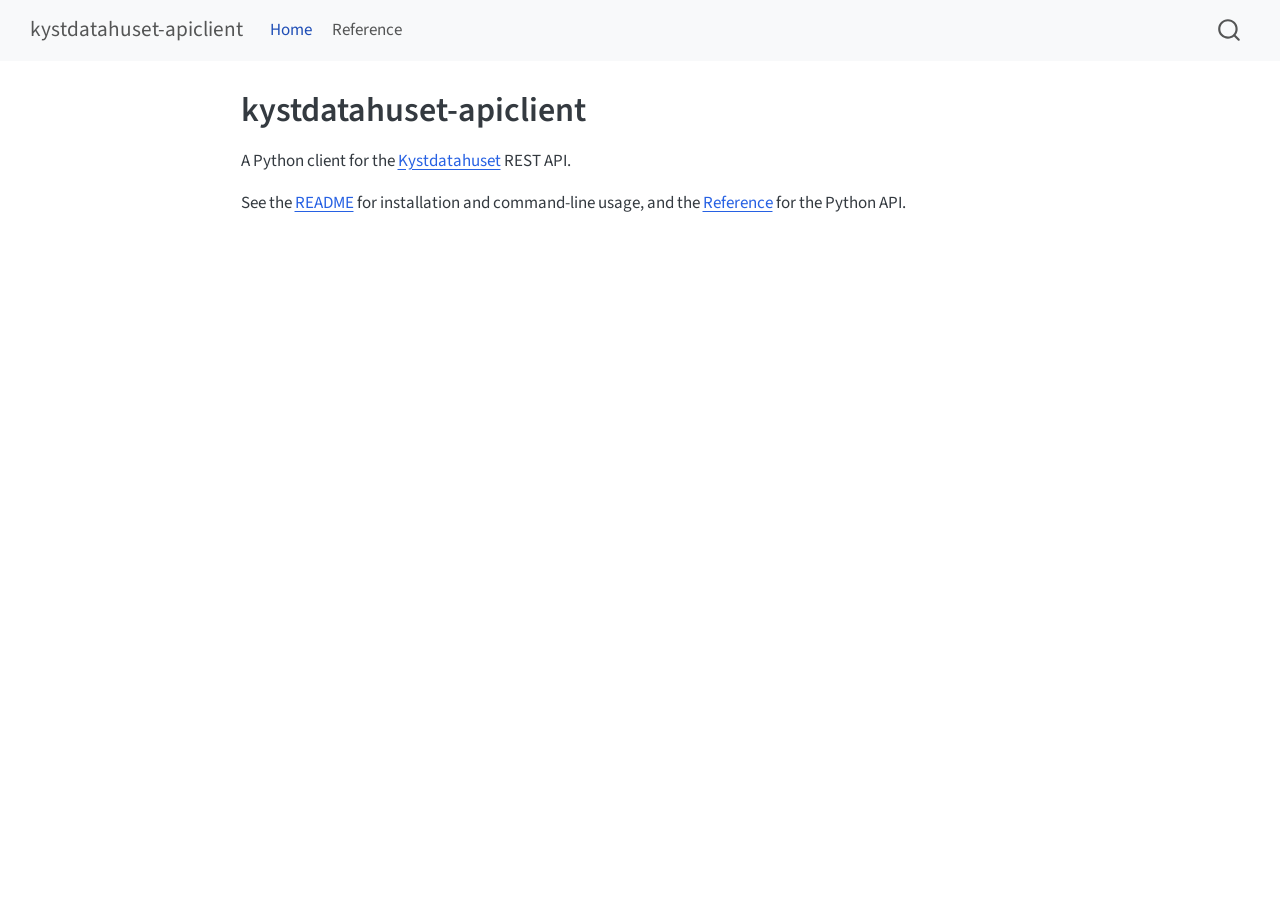
<file: index.html>
<!DOCTYPE html>
<html xmlns="http://www.w3.org/1999/xhtml" lang="en" xml:lang="en"><head>

<meta charset="utf-8">
<meta name="generator" content="quarto-1.10.19">

<meta name="viewport" content="width=device-width, initial-scale=1.0, user-scalable=yes">


<title>kystdatahuset-apiclient</title>
<style>
/* Default styles provided by pandoc.
** See https://pandoc.org/MANUAL.html#variables-for-html for config info.
*/
span.smallcaps{font-variant: small-caps;}
div.columns{display: flex; gap: 1.5em;}
div.column{flex: auto;}
@media screen {
div.columns{gap: min(4vw, 1.5em);}
div.column{overflow-x: auto;}
}
div.hanging-indent{margin-left: 1.5em; text-indent: -1.5em;}
ul.task-list{list-style: none;}
ul.task-list li input[type="checkbox"] {
  width: 0.8em;
  margin: 0 0.8em 0.2em -1em; /* quarto-specific, see https://github.com/quarto-dev/quarto-cli/issues/4556 */ 
  vertical-align: middle;
}
</style>


<script src="site_libs/quarto-nav/quarto-nav.js"></script>
<script src="site_libs/quarto-nav/headroom.min.js"></script>
<script src="site_libs/clipboard/clipboard.min.js"></script>
<script src="site_libs/quarto-search/autocomplete.umd.js"></script>
<script src="site_libs/quarto-search/fuse.min.js"></script>
<script src="site_libs/quarto-search/quarto-search.js"></script>
<meta name="quarto:offset" content="./">
<script src="site_libs/quarto-html/quarto.js" type="module"></script>
<script src="site_libs/quarto-html/tabsets/tabsets.js" type="module"></script>
<script src="site_libs/quarto-html/popper.min.js"></script>
<script src="site_libs/quarto-html/tippy.umd.min.js"></script>
<script src="site_libs/quarto-html/anchor.min.js"></script>
<link href="site_libs/quarto-html/tippy.css" rel="stylesheet">
<link href="site_libs/quarto-html/quarto-syntax-highlighting-bf27225e3a48a9273f3daa8f8e829971.css" rel="stylesheet" id="quarto-text-highlighting-styles">
<script src="site_libs/bootstrap/bootstrap.min.js"></script>
<link href="site_libs/bootstrap/bootstrap-icons.css" rel="stylesheet">
<link href="site_libs/bootstrap/bootstrap-55617497126496852ff9f5a59253c640.min.css" rel="stylesheet" append-hash="true" id="quarto-bootstrap" data-mode="light">
<script id="quarto-search-options" type="application/json">{
  "location": "navbar",
  "copy-button": false,
  "collapse-after": 3,
  "panel-placement": "end",
  "type": "overlay",
  "limit": 50,
  "keyboard-shortcut": [
    "f",
    "/",
    "s"
  ],
  "show-item-context": false,
  "language": {
    "search-no-results-text": "No results",
    "search-matching-documents-text": "matching documents",
    "search-copy-link-title": "Copy link to search",
    "search-hide-matches-text": "Hide additional matches",
    "search-more-match-text": "more match in this document",
    "search-more-matches-text": "more matches in this document",
    "search-clear-button-title": "Clear",
    "search-text-placeholder": "",
    "search-detached-cancel-button-title": "Cancel",
    "search-submit-button-title": "Submit",
    "search-label": "Search"
  }
}</script>


</head>

<body class="nav-fixed fullcontent quarto-light">

<div id="quarto-search-results"></div>
  <header id="quarto-header" class="headroom fixed-top">
    <nav class="navbar navbar-expand-lg " data-bs-theme="dark">
      <div class="navbar-container container-fluid">
      <div class="navbar-brand-container mx-auto">
    <a class="navbar-brand" href="./index.html">
    <span class="navbar-title">kystdatahuset-apiclient</span>
    </a>
  </div>
            <div id="quarto-search" class="" title="Search"></div>
          <button class="navbar-toggler" type="button" data-bs-toggle="collapse" data-bs-target="#navbarCollapse" aria-controls="navbarCollapse" role="menu" aria-expanded="false" aria-label="Toggle navigation" onclick="if (window.quartoToggleHeadroom) { window.quartoToggleHeadroom(); }">
  <span class="navbar-toggler-icon"></span>
</button>
          <div class="collapse navbar-collapse" id="navbarCollapse">
            <ul class="navbar-nav navbar-nav-scroll me-auto">
  <li class="nav-item">
    <a class="nav-link active" href="./index.html" aria-current="page"> 
<span class="menu-text">Home</span></a>
  </li>  
  <li class="nav-item">
    <a class="nav-link" href="./reference/index.html"> 
<span class="menu-text">Reference</span></a>
  </li>  
</ul>
          </div> <!-- /navcollapse -->
            <div class="quarto-navbar-tools">
</div>
      </div> <!-- /container-fluid -->
    </nav>
</header>
<!-- content -->
<div id="quarto-content" class="quarto-container page-columns page-rows-contents page-layout-article page-navbar">
<!-- sidebar -->
<!-- margin-sidebar -->
    
<!-- main -->
<main class="content" id="quarto-document-content">

<header id="title-block-header" class="quarto-title-block default">
<div class="quarto-title">
<h1 class="title">kystdatahuset-apiclient</h1>
</div>



<div class="quarto-title-meta">

    
  
    
  </div>
  


</header>


<p>A Python client for the <a href="https://kystdatahuset.no">Kystdatahuset</a> REST API.</p>
<p>See the <a href="https://github.com/ai4copsec/kystdatahuset-apiclient">README</a> for installation and command-line usage, and the <a href="./reference/index.html">Reference</a> for the Python API.</p>



</main> <!-- /main -->
<script id="quarto-html-after-body" type="application/javascript">
  window.document.addEventListener("DOMContentLoaded", function (event) {
    const icon = "";
    const anchorJS = new window.AnchorJS();
    anchorJS.options = {
      placement: 'right',
      icon: icon
    };
    anchorJS.add('.anchored');
    const isCodeAnnotation = (el) => {
      for (const clz of el.classList) {
        if (clz.startsWith('code-annotation-')) {                     
          return true;
        }
      }
      return false;
    }
    const onCopySuccess = function(e) {
      // button target
      const button = e.trigger;
      // don't keep focus
      button.blur();
      // flash "checked"
      button.classList.add('code-copy-button-checked');
      var currentTitle = button.getAttribute("title");
      button.setAttribute("title", "Copied!");
      let tooltip;
      if (window.bootstrap) {
        button.setAttribute("data-bs-toggle", "tooltip");
        button.setAttribute("data-bs-placement", "left");
        button.setAttribute("data-bs-title", "Copied!");
        tooltip = new bootstrap.Tooltip(button, 
          { trigger: "manual", 
            customClass: "code-copy-button-tooltip",
            offset: [0, -8]});
        tooltip.show();    
      }
      setTimeout(function() {
        if (tooltip) {
          tooltip.hide();
          button.removeAttribute("data-bs-title");
          button.removeAttribute("data-bs-toggle");
          button.removeAttribute("data-bs-placement");
        }
        button.setAttribute("title", currentTitle);
        button.classList.remove('code-copy-button-checked');
      }, 1000);
      // clear code selection
      e.clearSelection();
    }
    const getTextToCopy = function(trigger) {
      const outerScaffold = trigger.parentElement.cloneNode(true);
      const codeEl = outerScaffold.querySelector('code');
      for (const childEl of codeEl.children) {
        if (isCodeAnnotation(childEl)) {
          childEl.remove();
        }
      }
      return codeEl.innerText;
    }
    const clipboard = new window.ClipboardJS('.code-copy-button:not([data-in-quarto-modal])', {
      text: getTextToCopy
    });
    clipboard.on('success', onCopySuccess);
    if (window.document.getElementById('quarto-embedded-source-code-modal')) {
      const clipboardModal = new window.ClipboardJS('.code-copy-button[data-in-quarto-modal]', {
        text: getTextToCopy,
        container: window.document.getElementById('quarto-embedded-source-code-modal')
      });
      clipboardModal.on('success', onCopySuccess);
    }
      var localhostRegex = new RegExp(/^(?:http|https):\/\/localhost\:?[0-9]*\//);
      var mailtoRegex = new RegExp(/^mailto:/);
        var filterRegex = new RegExp("https:\/\/ai4copsec\.github\.io\/kystdatahuset-apiclient\/");
      var isInternal = (href) => {
          return filterRegex.test(href) || localhostRegex.test(href) || mailtoRegex.test(href);
      }
      // Inspect non-navigation links and adorn them if external
     var links = window.document.querySelectorAll('a[href]:not(.nav-link):not(.navbar-brand):not(.toc-action):not(.sidebar-link):not(.sidebar-item-toggle):not(.pagination-link):not(.no-external):not([aria-hidden]):not(.dropdown-item):not(.quarto-navigation-tool):not(.about-link)');
      for (var i=0; i<links.length; i++) {
        const link = links[i];
        if (!isInternal(link.href)) {
          // undo the damage that might have been done by quarto-nav.js in the case of
          // links that we want to consider external
          if (link.dataset.originalHref !== undefined) {
            link.href = link.dataset.originalHref;
          }
        }
      }
    function tippyHover(el, contentFn, onTriggerFn, onUntriggerFn) {
      const config = {
        allowHTML: true,
        maxWidth: 500,
        delay: 100,
        arrow: false,
        appendTo: function(el) {
            return el.parentElement;
        },
        interactive: true,
        interactiveBorder: 10,
        theme: 'quarto',
        placement: 'bottom-start',
      };
      if (contentFn) {
        config.content = contentFn;
      }
      if (onTriggerFn) {
        config.onTrigger = onTriggerFn;
      }
      if (onUntriggerFn) {
        config.onUntrigger = onUntriggerFn;
      }
      window.tippy(el, config); 
    }
    const noterefs = window.document.querySelectorAll('a[role="doc-noteref"]');
    for (var i=0; i<noterefs.length; i++) {
      const ref = noterefs[i];
      tippyHover(ref, function() {
        // use id or data attribute instead here
        let href = ref.getAttribute('data-footnote-href') || ref.getAttribute('href');
        try { href = new URL(href).hash; } catch {}
        const id = href.replace(/^#\/?/, "");
        const note = window.document.getElementById(id);
        if (note) {
          return note.innerHTML;
        } else {
          return "";
        }
      });
    }
    const xrefs = window.document.querySelectorAll('a.quarto-xref');
    const processXRef = (id, note) => {
      // Strip column container classes
      const stripColumnClz = (el) => {
        el.classList.remove("page-full", "page-columns");
        if (el.children) {
          for (const child of el.children) {
            stripColumnClz(child);
          }
        }
      }
      stripColumnClz(note)
      if (id === null || id.startsWith('sec-')) {
        // Special case sections, only their first couple elements
        const container = document.createElement("div");
        if (note.children && note.children.length > 2) {
          container.appendChild(note.children[0].cloneNode(true));
          for (let i = 1; i < note.children.length; i++) {
            const child = note.children[i];
            if (child.tagName === "P" && child.innerText === "") {
              continue;
            } else {
              container.appendChild(child.cloneNode(true));
              break;
            }
          }
          if (window.Quarto?.typesetMath) {
            window.Quarto.typesetMath(container);
          }
          return container.innerHTML
        } else {
          if (window.Quarto?.typesetMath) {
            window.Quarto.typesetMath(note);
          }
          return note.innerHTML;
        }
      } else {
        // Remove any anchor links if they are present
        const anchorLink = note.querySelector('a.anchorjs-link');
        if (anchorLink) {
          anchorLink.remove();
        }
        if (window.Quarto?.typesetMath) {
          window.Quarto.typesetMath(note);
        }
        if (note.classList.contains("callout")) {
          return note.outerHTML;
        } else {
          return note.innerHTML;
        }
      }
    }
    for (var i=0; i<xrefs.length; i++) {
      const xref = xrefs[i];
      tippyHover(xref, undefined, function(instance) {
        instance.disable();
        let url = xref.getAttribute('href');
        let hash = undefined; 
        if (url.startsWith('#')) {
          hash = url;
        } else {
          try { hash = new URL(url).hash; } catch {}
        }
        if (hash) {
          const id = hash.replace(/^#\/?/, "");
          const note = window.document.getElementById(id);
          if (note !== null) {
            try {
              const html = processXRef(id, note.cloneNode(true));
              instance.setContent(html);
            } finally {
              instance.enable();
              instance.show();
            }
          } else {
            // See if we can fetch this
            fetch(url.split('#')[0])
            .then(res => res.text())
            .then(html => {
              const parser = new DOMParser();
              const htmlDoc = parser.parseFromString(html, "text/html");
              const note = htmlDoc.getElementById(id);
              if (note !== null) {
                const html = processXRef(id, note);
                instance.setContent(html);
              } 
            }).finally(() => {
              instance.enable();
              instance.show();
            });
          }
        } else {
          // See if we can fetch a full url (with no hash to target)
          // This is a special case and we should probably do some content thinning / targeting
          fetch(url)
          .then(res => res.text())
          .then(html => {
            const parser = new DOMParser();
            const htmlDoc = parser.parseFromString(html, "text/html");
            const note = htmlDoc.querySelector('main.content');
            if (note !== null) {
              // This should only happen for chapter cross references
              // (since there is no id in the URL)
              // remove the first header
              if (note.children.length > 0 && note.children[0].tagName === "HEADER") {
                note.children[0].remove();
              }
              const html = processXRef(null, note);
              instance.setContent(html);
            } 
          }).finally(() => {
            instance.enable();
            instance.show();
          });
        }
      }, function(instance) {
      });
    }
        let selectedAnnoteEl;
        const selectorForAnnotation = ( cell, annotation) => {
          let cellAttr = 'data-code-cell="' + cell + '"';
          let lineAttr = 'data-code-annotation="' +  annotation + '"';
          const selector = 'span[' + cellAttr + '][' + lineAttr + ']';
          return selector;
        }
        const selectCodeLines = (annoteEl) => {
          const doc = window.document;
          const targetCell = annoteEl.getAttribute("data-target-cell");
          const targetAnnotation = annoteEl.getAttribute("data-target-annotation");
          const annoteSpan = window.document.querySelector(selectorForAnnotation(targetCell, targetAnnotation));
          const lines = annoteSpan.getAttribute("data-code-lines").split(",");
          const lineIds = lines.map((line) => {
            return targetCell + "-" + line;
          })
          let top = null;
          let height = null;
          let parent = null;
          if (lineIds.length > 0) {
              //compute the position of the single el (top and bottom and make a div)
              const el = window.document.getElementById(lineIds[0]);
              top = el.offsetTop;
              height = el.offsetHeight;
              parent = el.parentElement.parentElement;
            if (lineIds.length > 1) {
              const lastEl = window.document.getElementById(lineIds[lineIds.length - 1]);
              const bottom = lastEl.offsetTop + lastEl.offsetHeight;
              height = bottom - top;
            }
            if (top !== null && height !== null && parent !== null) {
              // cook up a div (if necessary) and position it 
              let div = window.document.getElementById("code-annotation-line-highlight");
              if (div === null) {
                div = window.document.createElement("div");
                div.setAttribute("id", "code-annotation-line-highlight");
                div.style.position = 'absolute';
                parent.appendChild(div);
              }
              div.style.top = top - 2 + "px";
              div.style.height = height + 4 + "px";
              div.style.left = 0;
              let gutterDiv = window.document.getElementById("code-annotation-line-highlight-gutter");
              if (gutterDiv === null) {
                gutterDiv = window.document.createElement("div");
                gutterDiv.setAttribute("id", "code-annotation-line-highlight-gutter");
                gutterDiv.style.position = 'absolute';
                const codeCell = window.document.getElementById(targetCell);
                const gutter = codeCell.querySelector('.code-annotation-gutter');
                gutter.appendChild(gutterDiv);
              }
              gutterDiv.style.top = top - 2 + "px";
              gutterDiv.style.height = height + 4 + "px";
            }
            selectedAnnoteEl = annoteEl;
          }
        };
        const unselectCodeLines = () => {
          const elementsIds = ["code-annotation-line-highlight", "code-annotation-line-highlight-gutter"];
          elementsIds.forEach((elId) => {
            const div = window.document.getElementById(elId);
            if (div) {
              div.remove();
            }
          });
          selectedAnnoteEl = undefined;
        };
          // Handle positioning of the toggle
      window.addEventListener(
        "resize",
        throttle(() => {
          elRect = undefined;
          if (selectedAnnoteEl) {
            selectCodeLines(selectedAnnoteEl);
          }
        }, 10)
      );
      function throttle(fn, ms) {
      let throttle = false;
      let timer;
        return (...args) => {
          if(!throttle) { // first call gets through
              fn.apply(this, args);
              throttle = true;
          } else { // all the others get throttled
              if(timer) clearTimeout(timer); // cancel #2
              timer = setTimeout(() => {
                fn.apply(this, args);
                timer = throttle = false;
              }, ms);
          }
        };
      }
        // Attach click handler to the DT
        const annoteDls = window.document.querySelectorAll('dt[data-target-cell]');
        for (const annoteDlNode of annoteDls) {
          annoteDlNode.addEventListener('click', (event) => {
            const clickedEl = event.target;
            if (clickedEl !== selectedAnnoteEl) {
              unselectCodeLines();
              const activeEl = window.document.querySelector('dt[data-target-cell].code-annotation-active');
              if (activeEl) {
                activeEl.classList.remove('code-annotation-active');
              }
              selectCodeLines(clickedEl);
              clickedEl.classList.add('code-annotation-active');
            } else {
              // Unselect the line
              unselectCodeLines();
              clickedEl.classList.remove('code-annotation-active');
            }
          });
        }
    const findCites = (el) => {
      const parentEl = el.parentElement;
      if (parentEl) {
        const cites = parentEl.dataset.cites;
        if (cites) {
          return {
            el,
            cites: cites.split(' ')
          };
        } else {
          return findCites(el.parentElement)
        }
      } else {
        return undefined;
      }
    };
    var bibliorefs = window.document.querySelectorAll('a[role="doc-biblioref"]');
    for (var i=0; i<bibliorefs.length; i++) {
      const ref = bibliorefs[i];
      const citeInfo = findCites(ref);
      if (citeInfo) {
        tippyHover(citeInfo.el, function() {
          var popup = window.document.createElement('div');
          citeInfo.cites.forEach(function(cite) {
            var citeDiv = window.document.createElement('div');
            citeDiv.classList.add('hanging-indent');
            citeDiv.classList.add('csl-entry');
            var biblioDiv = window.document.getElementById('ref-' + cite);
            if (biblioDiv) {
              citeDiv.innerHTML = biblioDiv.innerHTML;
            }
            popup.appendChild(citeDiv);
          });
          return popup.innerHTML;
        });
      }
    }
  });
  </script>
</div> <!-- /content -->




</body></html>
</file>
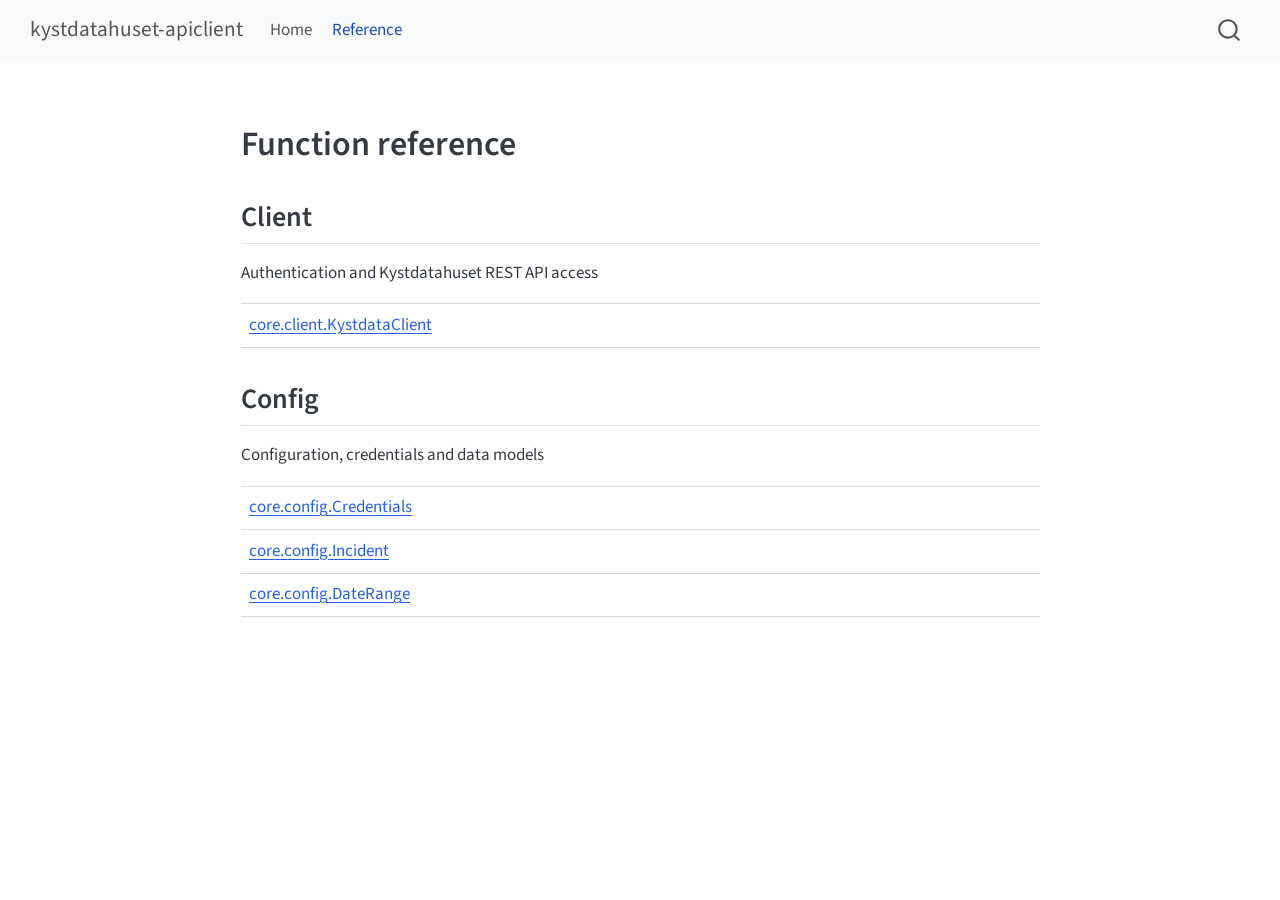
<file: reference/index.html>
<!DOCTYPE html>
<html xmlns="http://www.w3.org/1999/xhtml" lang="en" xml:lang="en"><head>

<meta charset="utf-8">
<meta name="generator" content="quarto-1.10.19">

<meta name="viewport" content="width=device-width, initial-scale=1.0, user-scalable=yes">


<title>index – kystdatahuset-apiclient</title>
<style>
/* Default styles provided by pandoc.
** See https://pandoc.org/MANUAL.html#variables-for-html for config info.
*/
span.smallcaps{font-variant: small-caps;}
div.columns{display: flex; gap: 1.5em;}
div.column{flex: auto;}
@media screen {
div.columns{gap: min(4vw, 1.5em);}
div.column{overflow-x: auto;}
}
div.hanging-indent{margin-left: 1.5em; text-indent: -1.5em;}
ul.task-list{list-style: none;}
ul.task-list li input[type="checkbox"] {
  width: 0.8em;
  margin: 0 0.8em 0.2em -1em; /* quarto-specific, see https://github.com/quarto-dev/quarto-cli/issues/4556 */ 
  vertical-align: middle;
}
</style>


<script src="../site_libs/quarto-nav/quarto-nav.js"></script>
<script src="../site_libs/quarto-nav/headroom.min.js"></script>
<script src="../site_libs/clipboard/clipboard.min.js"></script>
<script src="../site_libs/quarto-search/autocomplete.umd.js"></script>
<script src="../site_libs/quarto-search/fuse.min.js"></script>
<script src="../site_libs/quarto-search/quarto-search.js"></script>
<meta name="quarto:offset" content="../">
<script src="../site_libs/quarto-html/quarto.js" type="module"></script>
<script src="../site_libs/quarto-html/tabsets/tabsets.js" type="module"></script>
<script src="../site_libs/quarto-html/popper.min.js"></script>
<script src="../site_libs/quarto-html/tippy.umd.min.js"></script>
<script src="../site_libs/quarto-html/anchor.min.js"></script>
<link href="../site_libs/quarto-html/tippy.css" rel="stylesheet">
<link href="../site_libs/quarto-html/quarto-syntax-highlighting-bf27225e3a48a9273f3daa8f8e829971.css" rel="stylesheet" id="quarto-text-highlighting-styles">
<script src="../site_libs/bootstrap/bootstrap.min.js"></script>
<link href="../site_libs/bootstrap/bootstrap-icons.css" rel="stylesheet">
<link href="../site_libs/bootstrap/bootstrap-55617497126496852ff9f5a59253c640.min.css" rel="stylesheet" append-hash="true" id="quarto-bootstrap" data-mode="light">
<script id="quarto-search-options" type="application/json">{
  "location": "navbar",
  "copy-button": false,
  "collapse-after": 3,
  "panel-placement": "end",
  "type": "overlay",
  "limit": 50,
  "keyboard-shortcut": [
    "f",
    "/",
    "s"
  ],
  "show-item-context": false,
  "language": {
    "search-no-results-text": "No results",
    "search-matching-documents-text": "matching documents",
    "search-copy-link-title": "Copy link to search",
    "search-hide-matches-text": "Hide additional matches",
    "search-more-match-text": "more match in this document",
    "search-more-matches-text": "more matches in this document",
    "search-clear-button-title": "Clear",
    "search-text-placeholder": "",
    "search-detached-cancel-button-title": "Cancel",
    "search-submit-button-title": "Submit",
    "search-label": "Search"
  }
}</script>


</head>

<body class="nav-fixed fullcontent quarto-light">

<div id="quarto-search-results"></div>
  <header id="quarto-header" class="headroom fixed-top">
    <nav class="navbar navbar-expand-lg " data-bs-theme="dark">
      <div class="navbar-container container-fluid">
      <div class="navbar-brand-container mx-auto">
    <a class="navbar-brand" href="../index.html">
    <span class="navbar-title">kystdatahuset-apiclient</span>
    </a>
  </div>
            <div id="quarto-search" class="" title="Search"></div>
          <button class="navbar-toggler" type="button" data-bs-toggle="collapse" data-bs-target="#navbarCollapse" aria-controls="navbarCollapse" role="menu" aria-expanded="false" aria-label="Toggle navigation" onclick="if (window.quartoToggleHeadroom) { window.quartoToggleHeadroom(); }">
  <span class="navbar-toggler-icon"></span>
</button>
          <div class="collapse navbar-collapse" id="navbarCollapse">
            <ul class="navbar-nav navbar-nav-scroll me-auto">
  <li class="nav-item">
    <a class="nav-link" href="../index.html"> 
<span class="menu-text">Home</span></a>
  </li>  
  <li class="nav-item">
    <a class="nav-link active" href="../reference/index.html" aria-current="page"> 
<span class="menu-text">Reference</span></a>
  </li>  
</ul>
          </div> <!-- /navcollapse -->
            <div class="quarto-navbar-tools">
</div>
      </div> <!-- /container-fluid -->
    </nav>
</header>
<!-- content -->
<div id="quarto-content" class="quarto-container page-columns page-rows-contents page-layout-article page-navbar">
<!-- sidebar -->
<!-- margin-sidebar -->
    
<!-- main -->
<main class="content" id="quarto-document-content"><header id="title-block-header" class="quarto-title-block"></header>




<section id="function-reference" class="level1 doc doc-index">
<h1 class="doc doc-index">Function reference</h1>
<section id="client" class="level2">
<h2 class="anchored" data-anchor-id="client">Client</h2>
<p>Authentication and Kystdatahuset REST API access</p>
<table class="caption-top table">
<tbody>
<tr class="odd">
<td><a href="../reference/core.client.KystdataClient.html#kystdata.core.client.KystdataClient">core.client.KystdataClient</a></td>
<td></td>
</tr>
</tbody>
</table>
</section>
<section id="config" class="level2">
<h2 class="anchored" data-anchor-id="config">Config</h2>
<p>Configuration, credentials and data models</p>
<table class="caption-top table">
<tbody>
<tr class="odd">
<td><a href="../reference/core.config.Credentials.html#kystdata.core.config.Credentials">core.config.Credentials</a></td>
<td></td>
</tr>
<tr class="even">
<td><a href="../reference/core.config.Incident.html#kystdata.core.config.Incident">core.config.Incident</a></td>
<td></td>
</tr>
<tr class="odd">
<td><a href="../reference/core.config.DateRange.html#kystdata.core.config.DateRange">core.config.DateRange</a></td>
<td></td>
</tr>
</tbody>
</table>


</section>
</section>

</main> <!-- /main -->
<script id="quarto-html-after-body" type="application/javascript">
  window.document.addEventListener("DOMContentLoaded", function (event) {
    const icon = "";
    const anchorJS = new window.AnchorJS();
    anchorJS.options = {
      placement: 'right',
      icon: icon
    };
    anchorJS.add('.anchored');
    const isCodeAnnotation = (el) => {
      for (const clz of el.classList) {
        if (clz.startsWith('code-annotation-')) {                     
          return true;
        }
      }
      return false;
    }
    const onCopySuccess = function(e) {
      // button target
      const button = e.trigger;
      // don't keep focus
      button.blur();
      // flash "checked"
      button.classList.add('code-copy-button-checked');
      var currentTitle = button.getAttribute("title");
      button.setAttribute("title", "Copied!");
      let tooltip;
      if (window.bootstrap) {
        button.setAttribute("data-bs-toggle", "tooltip");
        button.setAttribute("data-bs-placement", "left");
        button.setAttribute("data-bs-title", "Copied!");
        tooltip = new bootstrap.Tooltip(button, 
          { trigger: "manual", 
            customClass: "code-copy-button-tooltip",
            offset: [0, -8]});
        tooltip.show();    
      }
      setTimeout(function() {
        if (tooltip) {
          tooltip.hide();
          button.removeAttribute("data-bs-title");
          button.removeAttribute("data-bs-toggle");
          button.removeAttribute("data-bs-placement");
        }
        button.setAttribute("title", currentTitle);
        button.classList.remove('code-copy-button-checked');
      }, 1000);
      // clear code selection
      e.clearSelection();
    }
    const getTextToCopy = function(trigger) {
      const outerScaffold = trigger.parentElement.cloneNode(true);
      const codeEl = outerScaffold.querySelector('code');
      for (const childEl of codeEl.children) {
        if (isCodeAnnotation(childEl)) {
          childEl.remove();
        }
      }
      return codeEl.innerText;
    }
    const clipboard = new window.ClipboardJS('.code-copy-button:not([data-in-quarto-modal])', {
      text: getTextToCopy
    });
    clipboard.on('success', onCopySuccess);
    if (window.document.getElementById('quarto-embedded-source-code-modal')) {
      const clipboardModal = new window.ClipboardJS('.code-copy-button[data-in-quarto-modal]', {
        text: getTextToCopy,
        container: window.document.getElementById('quarto-embedded-source-code-modal')
      });
      clipboardModal.on('success', onCopySuccess);
    }
      var localhostRegex = new RegExp(/^(?:http|https):\/\/localhost\:?[0-9]*\//);
      var mailtoRegex = new RegExp(/^mailto:/);
        var filterRegex = new RegExp("https:\/\/ai4copsec\.github\.io\/kystdatahuset-apiclient\/");
      var isInternal = (href) => {
          return filterRegex.test(href) || localhostRegex.test(href) || mailtoRegex.test(href);
      }
      // Inspect non-navigation links and adorn them if external
     var links = window.document.querySelectorAll('a[href]:not(.nav-link):not(.navbar-brand):not(.toc-action):not(.sidebar-link):not(.sidebar-item-toggle):not(.pagination-link):not(.no-external):not([aria-hidden]):not(.dropdown-item):not(.quarto-navigation-tool):not(.about-link)');
      for (var i=0; i<links.length; i++) {
        const link = links[i];
        if (!isInternal(link.href)) {
          // undo the damage that might have been done by quarto-nav.js in the case of
          // links that we want to consider external
          if (link.dataset.originalHref !== undefined) {
            link.href = link.dataset.originalHref;
          }
        }
      }
    function tippyHover(el, contentFn, onTriggerFn, onUntriggerFn) {
      const config = {
        allowHTML: true,
        maxWidth: 500,
        delay: 100,
        arrow: false,
        appendTo: function(el) {
            return el.parentElement;
        },
        interactive: true,
        interactiveBorder: 10,
        theme: 'quarto',
        placement: 'bottom-start',
      };
      if (contentFn) {
        config.content = contentFn;
      }
      if (onTriggerFn) {
        config.onTrigger = onTriggerFn;
      }
      if (onUntriggerFn) {
        config.onUntrigger = onUntriggerFn;
      }
      window.tippy(el, config); 
    }
    const noterefs = window.document.querySelectorAll('a[role="doc-noteref"]');
    for (var i=0; i<noterefs.length; i++) {
      const ref = noterefs[i];
      tippyHover(ref, function() {
        // use id or data attribute instead here
        let href = ref.getAttribute('data-footnote-href') || ref.getAttribute('href');
        try { href = new URL(href).hash; } catch {}
        const id = href.replace(/^#\/?/, "");
        const note = window.document.getElementById(id);
        if (note) {
          return note.innerHTML;
        } else {
          return "";
        }
      });
    }
    const xrefs = window.document.querySelectorAll('a.quarto-xref');
    const processXRef = (id, note) => {
      // Strip column container classes
      const stripColumnClz = (el) => {
        el.classList.remove("page-full", "page-columns");
        if (el.children) {
          for (const child of el.children) {
            stripColumnClz(child);
          }
        }
      }
      stripColumnClz(note)
      if (id === null || id.startsWith('sec-')) {
        // Special case sections, only their first couple elements
        const container = document.createElement("div");
        if (note.children && note.children.length > 2) {
          container.appendChild(note.children[0].cloneNode(true));
          for (let i = 1; i < note.children.length; i++) {
            const child = note.children[i];
            if (child.tagName === "P" && child.innerText === "") {
              continue;
            } else {
              container.appendChild(child.cloneNode(true));
              break;
            }
          }
          if (window.Quarto?.typesetMath) {
            window.Quarto.typesetMath(container);
          }
          return container.innerHTML
        } else {
          if (window.Quarto?.typesetMath) {
            window.Quarto.typesetMath(note);
          }
          return note.innerHTML;
        }
      } else {
        // Remove any anchor links if they are present
        const anchorLink = note.querySelector('a.anchorjs-link');
        if (anchorLink) {
          anchorLink.remove();
        }
        if (window.Quarto?.typesetMath) {
          window.Quarto.typesetMath(note);
        }
        if (note.classList.contains("callout")) {
          return note.outerHTML;
        } else {
          return note.innerHTML;
        }
      }
    }
    for (var i=0; i<xrefs.length; i++) {
      const xref = xrefs[i];
      tippyHover(xref, undefined, function(instance) {
        instance.disable();
        let url = xref.getAttribute('href');
        let hash = undefined; 
        if (url.startsWith('#')) {
          hash = url;
        } else {
          try { hash = new URL(url).hash; } catch {}
        }
        if (hash) {
          const id = hash.replace(/^#\/?/, "");
          const note = window.document.getElementById(id);
          if (note !== null) {
            try {
              const html = processXRef(id, note.cloneNode(true));
              instance.setContent(html);
            } finally {
              instance.enable();
              instance.show();
            }
          } else {
            // See if we can fetch this
            fetch(url.split('#')[0])
            .then(res => res.text())
            .then(html => {
              const parser = new DOMParser();
              const htmlDoc = parser.parseFromString(html, "text/html");
              const note = htmlDoc.getElementById(id);
              if (note !== null) {
                const html = processXRef(id, note);
                instance.setContent(html);
              } 
            }).finally(() => {
              instance.enable();
              instance.show();
            });
          }
        } else {
          // See if we can fetch a full url (with no hash to target)
          // This is a special case and we should probably do some content thinning / targeting
          fetch(url)
          .then(res => res.text())
          .then(html => {
            const parser = new DOMParser();
            const htmlDoc = parser.parseFromString(html, "text/html");
            const note = htmlDoc.querySelector('main.content');
            if (note !== null) {
              // This should only happen for chapter cross references
              // (since there is no id in the URL)
              // remove the first header
              if (note.children.length > 0 && note.children[0].tagName === "HEADER") {
                note.children[0].remove();
              }
              const html = processXRef(null, note);
              instance.setContent(html);
            } 
          }).finally(() => {
            instance.enable();
            instance.show();
          });
        }
      }, function(instance) {
      });
    }
        let selectedAnnoteEl;
        const selectorForAnnotation = ( cell, annotation) => {
          let cellAttr = 'data-code-cell="' + cell + '"';
          let lineAttr = 'data-code-annotation="' +  annotation + '"';
          const selector = 'span[' + cellAttr + '][' + lineAttr + ']';
          return selector;
        }
        const selectCodeLines = (annoteEl) => {
          const doc = window.document;
          const targetCell = annoteEl.getAttribute("data-target-cell");
          const targetAnnotation = annoteEl.getAttribute("data-target-annotation");
          const annoteSpan = window.document.querySelector(selectorForAnnotation(targetCell, targetAnnotation));
          const lines = annoteSpan.getAttribute("data-code-lines").split(",");
          const lineIds = lines.map((line) => {
            return targetCell + "-" + line;
          })
          let top = null;
          let height = null;
          let parent = null;
          if (lineIds.length > 0) {
              //compute the position of the single el (top and bottom and make a div)
              const el = window.document.getElementById(lineIds[0]);
              top = el.offsetTop;
              height = el.offsetHeight;
              parent = el.parentElement.parentElement;
            if (lineIds.length > 1) {
              const lastEl = window.document.getElementById(lineIds[lineIds.length - 1]);
              const bottom = lastEl.offsetTop + lastEl.offsetHeight;
              height = bottom - top;
            }
            if (top !== null && height !== null && parent !== null) {
              // cook up a div (if necessary) and position it 
              let div = window.document.getElementById("code-annotation-line-highlight");
              if (div === null) {
                div = window.document.createElement("div");
                div.setAttribute("id", "code-annotation-line-highlight");
                div.style.position = 'absolute';
                parent.appendChild(div);
              }
              div.style.top = top - 2 + "px";
              div.style.height = height + 4 + "px";
              div.style.left = 0;
              let gutterDiv = window.document.getElementById("code-annotation-line-highlight-gutter");
              if (gutterDiv === null) {
                gutterDiv = window.document.createElement("div");
                gutterDiv.setAttribute("id", "code-annotation-line-highlight-gutter");
                gutterDiv.style.position = 'absolute';
                const codeCell = window.document.getElementById(targetCell);
                const gutter = codeCell.querySelector('.code-annotation-gutter');
                gutter.appendChild(gutterDiv);
              }
              gutterDiv.style.top = top - 2 + "px";
              gutterDiv.style.height = height + 4 + "px";
            }
            selectedAnnoteEl = annoteEl;
          }
        };
        const unselectCodeLines = () => {
          const elementsIds = ["code-annotation-line-highlight", "code-annotation-line-highlight-gutter"];
          elementsIds.forEach((elId) => {
            const div = window.document.getElementById(elId);
            if (div) {
              div.remove();
            }
          });
          selectedAnnoteEl = undefined;
        };
          // Handle positioning of the toggle
      window.addEventListener(
        "resize",
        throttle(() => {
          elRect = undefined;
          if (selectedAnnoteEl) {
            selectCodeLines(selectedAnnoteEl);
          }
        }, 10)
      );
      function throttle(fn, ms) {
      let throttle = false;
      let timer;
        return (...args) => {
          if(!throttle) { // first call gets through
              fn.apply(this, args);
              throttle = true;
          } else { // all the others get throttled
              if(timer) clearTimeout(timer); // cancel #2
              timer = setTimeout(() => {
                fn.apply(this, args);
                timer = throttle = false;
              }, ms);
          }
        };
      }
        // Attach click handler to the DT
        const annoteDls = window.document.querySelectorAll('dt[data-target-cell]');
        for (const annoteDlNode of annoteDls) {
          annoteDlNode.addEventListener('click', (event) => {
            const clickedEl = event.target;
            if (clickedEl !== selectedAnnoteEl) {
              unselectCodeLines();
              const activeEl = window.document.querySelector('dt[data-target-cell].code-annotation-active');
              if (activeEl) {
                activeEl.classList.remove('code-annotation-active');
              }
              selectCodeLines(clickedEl);
              clickedEl.classList.add('code-annotation-active');
            } else {
              // Unselect the line
              unselectCodeLines();
              clickedEl.classList.remove('code-annotation-active');
            }
          });
        }
    const findCites = (el) => {
      const parentEl = el.parentElement;
      if (parentEl) {
        const cites = parentEl.dataset.cites;
        if (cites) {
          return {
            el,
            cites: cites.split(' ')
          };
        } else {
          return findCites(el.parentElement)
        }
      } else {
        return undefined;
      }
    };
    var bibliorefs = window.document.querySelectorAll('a[role="doc-biblioref"]');
    for (var i=0; i<bibliorefs.length; i++) {
      const ref = bibliorefs[i];
      const citeInfo = findCites(ref);
      if (citeInfo) {
        tippyHover(citeInfo.el, function() {
          var popup = window.document.createElement('div');
          citeInfo.cites.forEach(function(cite) {
            var citeDiv = window.document.createElement('div');
            citeDiv.classList.add('hanging-indent');
            citeDiv.classList.add('csl-entry');
            var biblioDiv = window.document.getElementById('ref-' + cite);
            if (biblioDiv) {
              citeDiv.innerHTML = biblioDiv.innerHTML;
            }
            popup.appendChild(citeDiv);
          });
          return popup.innerHTML;
        });
      }
    }
  });
  </script>
</div> <!-- /content -->




</body></html>
</file>
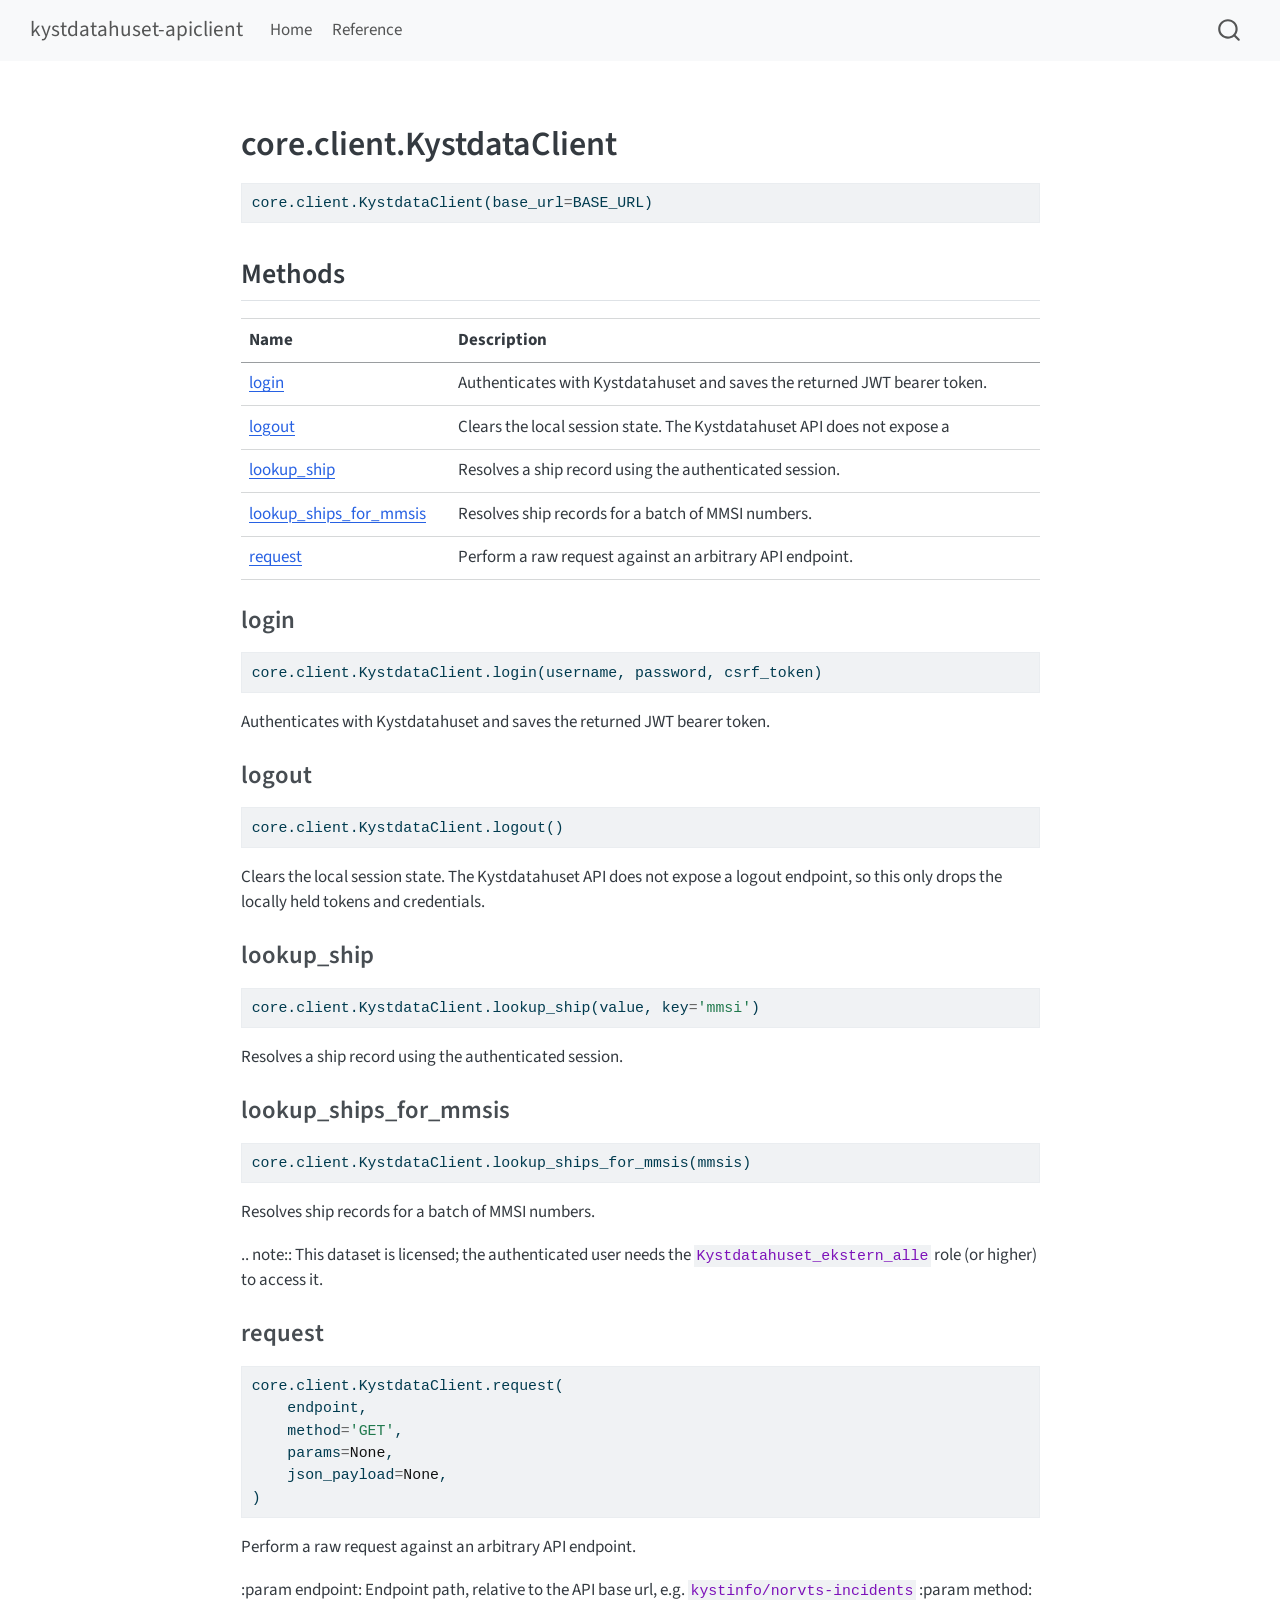
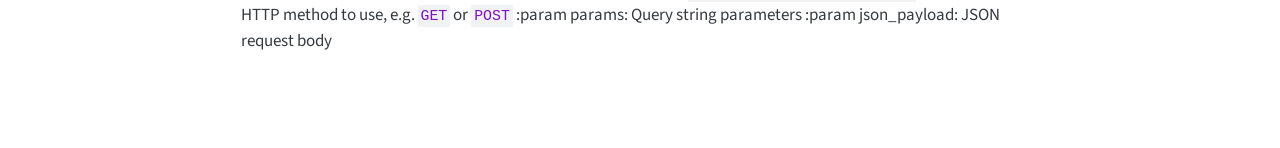
<file: reference/core.client.KystdataClient.html>
<!DOCTYPE html>
<html xmlns="http://www.w3.org/1999/xhtml" lang="en" xml:lang="en"><head>

<meta charset="utf-8">
<meta name="generator" content="quarto-1.10.19">

<meta name="viewport" content="width=device-width, initial-scale=1.0, user-scalable=yes">


<title>core.client.kystdataclient – kystdatahuset-apiclient</title>
<style>
/* Default styles provided by pandoc.
** See https://pandoc.org/MANUAL.html#variables-for-html for config info.
*/
span.smallcaps{font-variant: small-caps;}
div.columns{display: flex; gap: 1.5em;}
div.column{flex: auto;}
@media screen {
div.columns{gap: min(4vw, 1.5em);}
div.column{overflow-x: auto;}
}
div.hanging-indent{margin-left: 1.5em; text-indent: -1.5em;}
ul.task-list{list-style: none;}
ul.task-list li input[type="checkbox"] {
  width: 0.8em;
  margin: 0 0.8em 0.2em -1em; /* quarto-specific, see https://github.com/quarto-dev/quarto-cli/issues/4556 */ 
  vertical-align: middle;
}
/* CSS for syntax highlighting */
html { -webkit-text-size-adjust: 100%; }
pre > code.sourceCode { white-space: pre; position: relative; }
pre > code.sourceCode > span { display: inline-block; line-height: 1.25; }
pre > code.sourceCode > span:empty { height: 1.2em; }
.sourceCode { overflow: visible; }
code.sourceCode > span { color: inherit; text-decoration: inherit; }
div.sourceCode { margin: 1em 0; }
pre.sourceCode { margin: 0; }
@media screen {
div.sourceCode { overflow: auto; }
}
@media print {
pre > code.sourceCode { white-space: pre-wrap; }
pre > code.sourceCode > span { text-indent: -5em; padding-left: 5em; }
}
pre.numberSource code
  { counter-reset: source-line 0; }
pre.numberSource code > span
  { position: relative; left: -4em; counter-increment: source-line; }
pre.numberSource code > span > a:first-child::before
  { content: counter(source-line);
    position: relative; left: -1em; text-align: right; vertical-align: baseline;
    border: none; display: inline-block;
    -webkit-touch-callout: none; -webkit-user-select: none;
    -khtml-user-select: none; -moz-user-select: none;
    -ms-user-select: none; user-select: none;
    padding: 0 4px; width: 4em;
  }
pre.numberSource { margin-left: 3em;  padding-left: 4px; }
div.sourceCode
  {   }
@media screen {
pre > code.sourceCode > span > a:first-child::before { text-decoration: underline; }
}
</style>


<script src="../site_libs/quarto-nav/quarto-nav.js"></script>
<script src="../site_libs/quarto-nav/headroom.min.js"></script>
<script src="../site_libs/clipboard/clipboard.min.js"></script>
<script src="../site_libs/quarto-search/autocomplete.umd.js"></script>
<script src="../site_libs/quarto-search/fuse.min.js"></script>
<script src="../site_libs/quarto-search/quarto-search.js"></script>
<meta name="quarto:offset" content="../">
<script src="../site_libs/quarto-html/quarto.js" type="module"></script>
<script src="../site_libs/quarto-html/tabsets/tabsets.js" type="module"></script>
<script src="../site_libs/quarto-html/popper.min.js"></script>
<script src="../site_libs/quarto-html/tippy.umd.min.js"></script>
<script src="../site_libs/quarto-html/anchor.min.js"></script>
<link href="../site_libs/quarto-html/tippy.css" rel="stylesheet">
<link href="../site_libs/quarto-html/quarto-syntax-highlighting-bf27225e3a48a9273f3daa8f8e829971.css" rel="stylesheet" id="quarto-text-highlighting-styles">
<script src="../site_libs/bootstrap/bootstrap.min.js"></script>
<link href="../site_libs/bootstrap/bootstrap-icons.css" rel="stylesheet">
<link href="../site_libs/bootstrap/bootstrap-55617497126496852ff9f5a59253c640.min.css" rel="stylesheet" append-hash="true" id="quarto-bootstrap" data-mode="light">
<script id="quarto-search-options" type="application/json">{
  "location": "navbar",
  "copy-button": false,
  "collapse-after": 3,
  "panel-placement": "end",
  "type": "overlay",
  "limit": 50,
  "keyboard-shortcut": [
    "f",
    "/",
    "s"
  ],
  "show-item-context": false,
  "language": {
    "search-no-results-text": "No results",
    "search-matching-documents-text": "matching documents",
    "search-copy-link-title": "Copy link to search",
    "search-hide-matches-text": "Hide additional matches",
    "search-more-match-text": "more match in this document",
    "search-more-matches-text": "more matches in this document",
    "search-clear-button-title": "Clear",
    "search-text-placeholder": "",
    "search-detached-cancel-button-title": "Cancel",
    "search-submit-button-title": "Submit",
    "search-label": "Search"
  }
}</script>


</head>

<body class="nav-fixed fullcontent quarto-light">

<div id="quarto-search-results"></div>
  <header id="quarto-header" class="headroom fixed-top">
    <nav class="navbar navbar-expand-lg " data-bs-theme="dark">
      <div class="navbar-container container-fluid">
      <div class="navbar-brand-container mx-auto">
    <a class="navbar-brand" href="../index.html">
    <span class="navbar-title">kystdatahuset-apiclient</span>
    </a>
  </div>
            <div id="quarto-search" class="" title="Search"></div>
          <button class="navbar-toggler" type="button" data-bs-toggle="collapse" data-bs-target="#navbarCollapse" aria-controls="navbarCollapse" role="menu" aria-expanded="false" aria-label="Toggle navigation" onclick="if (window.quartoToggleHeadroom) { window.quartoToggleHeadroom(); }">
  <span class="navbar-toggler-icon"></span>
</button>
          <div class="collapse navbar-collapse" id="navbarCollapse">
            <ul class="navbar-nav navbar-nav-scroll me-auto">
  <li class="nav-item">
    <a class="nav-link" href="../index.html"> 
<span class="menu-text">Home</span></a>
  </li>  
  <li class="nav-item">
    <a class="nav-link" href="../reference/index.html"> 
<span class="menu-text">Reference</span></a>
  </li>  
</ul>
          </div> <!-- /navcollapse -->
            <div class="quarto-navbar-tools">
</div>
      </div> <!-- /container-fluid -->
    </nav>
</header>
<!-- content -->
<div id="quarto-content" class="quarto-container page-columns page-rows-contents page-layout-article page-navbar">
<!-- sidebar -->
<!-- margin-sidebar -->
    
<!-- main -->
<main class="content" id="quarto-document-content"><header id="title-block-header" class="quarto-title-block"></header>




<section id="kystdata.core.client.KystdataClient" class="level1">
<h1>core.client.KystdataClient</h1>
<div class="code-copy-outer-scaffold"><div class="sourceCode" id="cb1"><pre class="sourceCode python code-with-copy"><code class="sourceCode python"><span id="cb1-1"><a href="#cb1-1" aria-hidden="true" tabindex="-1"></a>core.client.KystdataClient(base_url<span class="op">=</span>BASE_URL)</span></code></pre></div><button title="Copy to Clipboard" class="code-copy-button"><i class="bi"></i></button></div>
<section id="methods" class="level2">
<h2 class="anchored" data-anchor-id="methods">Methods</h2>
<table class="caption-top table">
<thead>
<tr class="header">
<th>Name</th>
<th>Description</th>
</tr>
</thead>
<tbody>
<tr class="odd">
<td><a href="#kystdata.core.client.KystdataClient.login">login</a></td>
<td>Authenticates with Kystdatahuset and saves the returned JWT bearer token.</td>
</tr>
<tr class="even">
<td><a href="#kystdata.core.client.KystdataClient.logout">logout</a></td>
<td>Clears the local session state. The Kystdatahuset API does not expose a</td>
</tr>
<tr class="odd">
<td><a href="#kystdata.core.client.KystdataClient.lookup_ship">lookup_ship</a></td>
<td>Resolves a ship record using the authenticated session.</td>
</tr>
<tr class="even">
<td><a href="#kystdata.core.client.KystdataClient.lookup_ships_for_mmsis">lookup_ships_for_mmsis</a></td>
<td>Resolves ship records for a batch of MMSI numbers.</td>
</tr>
<tr class="odd">
<td><a href="#kystdata.core.client.KystdataClient.request">request</a></td>
<td>Perform a raw request against an arbitrary API endpoint.</td>
</tr>
</tbody>
</table>
<section id="kystdata.core.client.KystdataClient.login" class="level3">
<h3 class="anchored" data-anchor-id="kystdata.core.client.KystdataClient.login">login</h3>
<div class="code-copy-outer-scaffold"><div class="sourceCode" id="cb2"><pre class="sourceCode python code-with-copy"><code class="sourceCode python"><span id="cb2-1"><a href="#cb2-1" aria-hidden="true" tabindex="-1"></a>core.client.KystdataClient.login(username, password, csrf_token)</span></code></pre></div><button title="Copy to Clipboard" class="code-copy-button"><i class="bi"></i></button></div>
<p>Authenticates with Kystdatahuset and saves the returned JWT bearer token.</p>
</section>
<section id="kystdata.core.client.KystdataClient.logout" class="level3">
<h3 class="anchored" data-anchor-id="kystdata.core.client.KystdataClient.logout">logout</h3>
<div class="code-copy-outer-scaffold"><div class="sourceCode" id="cb3"><pre class="sourceCode python code-with-copy"><code class="sourceCode python"><span id="cb3-1"><a href="#cb3-1" aria-hidden="true" tabindex="-1"></a>core.client.KystdataClient.logout()</span></code></pre></div><button title="Copy to Clipboard" class="code-copy-button"><i class="bi"></i></button></div>
<p>Clears the local session state. The Kystdatahuset API does not expose a logout endpoint, so this only drops the locally held tokens and credentials.</p>
</section>
<section id="kystdata.core.client.KystdataClient.lookup_ship" class="level3">
<h3 class="anchored" data-anchor-id="kystdata.core.client.KystdataClient.lookup_ship">lookup_ship</h3>
<div class="code-copy-outer-scaffold"><div class="sourceCode" id="cb4"><pre class="sourceCode python code-with-copy"><code class="sourceCode python"><span id="cb4-1"><a href="#cb4-1" aria-hidden="true" tabindex="-1"></a>core.client.KystdataClient.lookup_ship(value, key<span class="op">=</span><span class="st">'mmsi'</span>)</span></code></pre></div><button title="Copy to Clipboard" class="code-copy-button"><i class="bi"></i></button></div>
<p>Resolves a ship record using the authenticated session.</p>
</section>
<section id="kystdata.core.client.KystdataClient.lookup_ships_for_mmsis" class="level3">
<h3 class="anchored" data-anchor-id="kystdata.core.client.KystdataClient.lookup_ships_for_mmsis">lookup_ships_for_mmsis</h3>
<div class="code-copy-outer-scaffold"><div class="sourceCode" id="cb5"><pre class="sourceCode python code-with-copy"><code class="sourceCode python"><span id="cb5-1"><a href="#cb5-1" aria-hidden="true" tabindex="-1"></a>core.client.KystdataClient.lookup_ships_for_mmsis(mmsis)</span></code></pre></div><button title="Copy to Clipboard" class="code-copy-button"><i class="bi"></i></button></div>
<p>Resolves ship records for a batch of MMSI numbers.</p>
<p>.. note:: This dataset is licensed; the authenticated user needs the <code>Kystdatahuset_ekstern_alle</code> role (or higher) to access it.</p>
</section>
<section id="kystdata.core.client.KystdataClient.request" class="level3">
<h3 class="anchored" data-anchor-id="kystdata.core.client.KystdataClient.request">request</h3>
<div class="code-copy-outer-scaffold"><div class="sourceCode" id="cb6"><pre class="sourceCode python code-with-copy"><code class="sourceCode python"><span id="cb6-1"><a href="#cb6-1" aria-hidden="true" tabindex="-1"></a>core.client.KystdataClient.request(</span>
<span id="cb6-2"><a href="#cb6-2" aria-hidden="true" tabindex="-1"></a>    endpoint,</span>
<span id="cb6-3"><a href="#cb6-3" aria-hidden="true" tabindex="-1"></a>    method<span class="op">=</span><span class="st">'GET'</span>,</span>
<span id="cb6-4"><a href="#cb6-4" aria-hidden="true" tabindex="-1"></a>    params<span class="op">=</span><span class="va">None</span>,</span>
<span id="cb6-5"><a href="#cb6-5" aria-hidden="true" tabindex="-1"></a>    json_payload<span class="op">=</span><span class="va">None</span>,</span>
<span id="cb6-6"><a href="#cb6-6" aria-hidden="true" tabindex="-1"></a>)</span></code></pre></div><button title="Copy to Clipboard" class="code-copy-button"><i class="bi"></i></button></div>
<p>Perform a raw request against an arbitrary API endpoint.</p>
<p>:param endpoint: Endpoint path, relative to the API base url, e.g.&nbsp;<code>kystinfo/norvts-incidents</code> :param method: HTTP method to use, e.g.&nbsp;<code>GET</code> or <code>POST</code> :param params: Query string parameters :param json_payload: JSON request body</p>


</section>
</section>
</section>

</main> <!-- /main -->
<script id="quarto-html-after-body" type="application/javascript">
  window.document.addEventListener("DOMContentLoaded", function (event) {
    const icon = "";
    const anchorJS = new window.AnchorJS();
    anchorJS.options = {
      placement: 'right',
      icon: icon
    };
    anchorJS.add('.anchored');
    const isCodeAnnotation = (el) => {
      for (const clz of el.classList) {
        if (clz.startsWith('code-annotation-')) {                     
          return true;
        }
      }
      return false;
    }
    const onCopySuccess = function(e) {
      // button target
      const button = e.trigger;
      // don't keep focus
      button.blur();
      // flash "checked"
      button.classList.add('code-copy-button-checked');
      var currentTitle = button.getAttribute("title");
      button.setAttribute("title", "Copied!");
      let tooltip;
      if (window.bootstrap) {
        button.setAttribute("data-bs-toggle", "tooltip");
        button.setAttribute("data-bs-placement", "left");
        button.setAttribute("data-bs-title", "Copied!");
        tooltip = new bootstrap.Tooltip(button, 
          { trigger: "manual", 
            customClass: "code-copy-button-tooltip",
            offset: [0, -8]});
        tooltip.show();    
      }
      setTimeout(function() {
        if (tooltip) {
          tooltip.hide();
          button.removeAttribute("data-bs-title");
          button.removeAttribute("data-bs-toggle");
          button.removeAttribute("data-bs-placement");
        }
        button.setAttribute("title", currentTitle);
        button.classList.remove('code-copy-button-checked');
      }, 1000);
      // clear code selection
      e.clearSelection();
    }
    const getTextToCopy = function(trigger) {
      const outerScaffold = trigger.parentElement.cloneNode(true);
      const codeEl = outerScaffold.querySelector('code');
      for (const childEl of codeEl.children) {
        if (isCodeAnnotation(childEl)) {
          childEl.remove();
        }
      }
      return codeEl.innerText;
    }
    const clipboard = new window.ClipboardJS('.code-copy-button:not([data-in-quarto-modal])', {
      text: getTextToCopy
    });
    clipboard.on('success', onCopySuccess);
    if (window.document.getElementById('quarto-embedded-source-code-modal')) {
      const clipboardModal = new window.ClipboardJS('.code-copy-button[data-in-quarto-modal]', {
        text: getTextToCopy,
        container: window.document.getElementById('quarto-embedded-source-code-modal')
      });
      clipboardModal.on('success', onCopySuccess);
    }
      var localhostRegex = new RegExp(/^(?:http|https):\/\/localhost\:?[0-9]*\//);
      var mailtoRegex = new RegExp(/^mailto:/);
        var filterRegex = new RegExp("https:\/\/ai4copsec\.github\.io\/kystdatahuset-apiclient\/");
      var isInternal = (href) => {
          return filterRegex.test(href) || localhostRegex.test(href) || mailtoRegex.test(href);
      }
      // Inspect non-navigation links and adorn them if external
     var links = window.document.querySelectorAll('a[href]:not(.nav-link):not(.navbar-brand):not(.toc-action):not(.sidebar-link):not(.sidebar-item-toggle):not(.pagination-link):not(.no-external):not([aria-hidden]):not(.dropdown-item):not(.quarto-navigation-tool):not(.about-link)');
      for (var i=0; i<links.length; i++) {
        const link = links[i];
        if (!isInternal(link.href)) {
          // undo the damage that might have been done by quarto-nav.js in the case of
          // links that we want to consider external
          if (link.dataset.originalHref !== undefined) {
            link.href = link.dataset.originalHref;
          }
        }
      }
    function tippyHover(el, contentFn, onTriggerFn, onUntriggerFn) {
      const config = {
        allowHTML: true,
        maxWidth: 500,
        delay: 100,
        arrow: false,
        appendTo: function(el) {
            return el.parentElement;
        },
        interactive: true,
        interactiveBorder: 10,
        theme: 'quarto',
        placement: 'bottom-start',
      };
      if (contentFn) {
        config.content = contentFn;
      }
      if (onTriggerFn) {
        config.onTrigger = onTriggerFn;
      }
      if (onUntriggerFn) {
        config.onUntrigger = onUntriggerFn;
      }
      window.tippy(el, config); 
    }
    const noterefs = window.document.querySelectorAll('a[role="doc-noteref"]');
    for (var i=0; i<noterefs.length; i++) {
      const ref = noterefs[i];
      tippyHover(ref, function() {
        // use id or data attribute instead here
        let href = ref.getAttribute('data-footnote-href') || ref.getAttribute('href');
        try { href = new URL(href).hash; } catch {}
        const id = href.replace(/^#\/?/, "");
        const note = window.document.getElementById(id);
        if (note) {
          return note.innerHTML;
        } else {
          return "";
        }
      });
    }
    const xrefs = window.document.querySelectorAll('a.quarto-xref');
    const processXRef = (id, note) => {
      // Strip column container classes
      const stripColumnClz = (el) => {
        el.classList.remove("page-full", "page-columns");
        if (el.children) {
          for (const child of el.children) {
            stripColumnClz(child);
          }
        }
      }
      stripColumnClz(note)
      if (id === null || id.startsWith('sec-')) {
        // Special case sections, only their first couple elements
        const container = document.createElement("div");
        if (note.children && note.children.length > 2) {
          container.appendChild(note.children[0].cloneNode(true));
          for (let i = 1; i < note.children.length; i++) {
            const child = note.children[i];
            if (child.tagName === "P" && child.innerText === "") {
              continue;
            } else {
              container.appendChild(child.cloneNode(true));
              break;
            }
          }
          if (window.Quarto?.typesetMath) {
            window.Quarto.typesetMath(container);
          }
          return container.innerHTML
        } else {
          if (window.Quarto?.typesetMath) {
            window.Quarto.typesetMath(note);
          }
          return note.innerHTML;
        }
      } else {
        // Remove any anchor links if they are present
        const anchorLink = note.querySelector('a.anchorjs-link');
        if (anchorLink) {
          anchorLink.remove();
        }
        if (window.Quarto?.typesetMath) {
          window.Quarto.typesetMath(note);
        }
        if (note.classList.contains("callout")) {
          return note.outerHTML;
        } else {
          return note.innerHTML;
        }
      }
    }
    for (var i=0; i<xrefs.length; i++) {
      const xref = xrefs[i];
      tippyHover(xref, undefined, function(instance) {
        instance.disable();
        let url = xref.getAttribute('href');
        let hash = undefined; 
        if (url.startsWith('#')) {
          hash = url;
        } else {
          try { hash = new URL(url).hash; } catch {}
        }
        if (hash) {
          const id = hash.replace(/^#\/?/, "");
          const note = window.document.getElementById(id);
          if (note !== null) {
            try {
              const html = processXRef(id, note.cloneNode(true));
              instance.setContent(html);
            } finally {
              instance.enable();
              instance.show();
            }
          } else {
            // See if we can fetch this
            fetch(url.split('#')[0])
            .then(res => res.text())
            .then(html => {
              const parser = new DOMParser();
              const htmlDoc = parser.parseFromString(html, "text/html");
              const note = htmlDoc.getElementById(id);
              if (note !== null) {
                const html = processXRef(id, note);
                instance.setContent(html);
              } 
            }).finally(() => {
              instance.enable();
              instance.show();
            });
          }
        } else {
          // See if we can fetch a full url (with no hash to target)
          // This is a special case and we should probably do some content thinning / targeting
          fetch(url)
          .then(res => res.text())
          .then(html => {
            const parser = new DOMParser();
            const htmlDoc = parser.parseFromString(html, "text/html");
            const note = htmlDoc.querySelector('main.content');
            if (note !== null) {
              // This should only happen for chapter cross references
              // (since there is no id in the URL)
              // remove the first header
              if (note.children.length > 0 && note.children[0].tagName === "HEADER") {
                note.children[0].remove();
              }
              const html = processXRef(null, note);
              instance.setContent(html);
            } 
          }).finally(() => {
            instance.enable();
            instance.show();
          });
        }
      }, function(instance) {
      });
    }
        let selectedAnnoteEl;
        const selectorForAnnotation = ( cell, annotation) => {
          let cellAttr = 'data-code-cell="' + cell + '"';
          let lineAttr = 'data-code-annotation="' +  annotation + '"';
          const selector = 'span[' + cellAttr + '][' + lineAttr + ']';
          return selector;
        }
        const selectCodeLines = (annoteEl) => {
          const doc = window.document;
          const targetCell = annoteEl.getAttribute("data-target-cell");
          const targetAnnotation = annoteEl.getAttribute("data-target-annotation");
          const annoteSpan = window.document.querySelector(selectorForAnnotation(targetCell, targetAnnotation));
          const lines = annoteSpan.getAttribute("data-code-lines").split(",");
          const lineIds = lines.map((line) => {
            return targetCell + "-" + line;
          })
          let top = null;
          let height = null;
          let parent = null;
          if (lineIds.length > 0) {
              //compute the position of the single el (top and bottom and make a div)
              const el = window.document.getElementById(lineIds[0]);
              top = el.offsetTop;
              height = el.offsetHeight;
              parent = el.parentElement.parentElement;
            if (lineIds.length > 1) {
              const lastEl = window.document.getElementById(lineIds[lineIds.length - 1]);
              const bottom = lastEl.offsetTop + lastEl.offsetHeight;
              height = bottom - top;
            }
            if (top !== null && height !== null && parent !== null) {
              // cook up a div (if necessary) and position it 
              let div = window.document.getElementById("code-annotation-line-highlight");
              if (div === null) {
                div = window.document.createElement("div");
                div.setAttribute("id", "code-annotation-line-highlight");
                div.style.position = 'absolute';
                parent.appendChild(div);
              }
              div.style.top = top - 2 + "px";
              div.style.height = height + 4 + "px";
              div.style.left = 0;
              let gutterDiv = window.document.getElementById("code-annotation-line-highlight-gutter");
              if (gutterDiv === null) {
                gutterDiv = window.document.createElement("div");
                gutterDiv.setAttribute("id", "code-annotation-line-highlight-gutter");
                gutterDiv.style.position = 'absolute';
                const codeCell = window.document.getElementById(targetCell);
                const gutter = codeCell.querySelector('.code-annotation-gutter');
                gutter.appendChild(gutterDiv);
              }
              gutterDiv.style.top = top - 2 + "px";
              gutterDiv.style.height = height + 4 + "px";
            }
            selectedAnnoteEl = annoteEl;
          }
        };
        const unselectCodeLines = () => {
          const elementsIds = ["code-annotation-line-highlight", "code-annotation-line-highlight-gutter"];
          elementsIds.forEach((elId) => {
            const div = window.document.getElementById(elId);
            if (div) {
              div.remove();
            }
          });
          selectedAnnoteEl = undefined;
        };
          // Handle positioning of the toggle
      window.addEventListener(
        "resize",
        throttle(() => {
          elRect = undefined;
          if (selectedAnnoteEl) {
            selectCodeLines(selectedAnnoteEl);
          }
        }, 10)
      );
      function throttle(fn, ms) {
      let throttle = false;
      let timer;
        return (...args) => {
          if(!throttle) { // first call gets through
              fn.apply(this, args);
              throttle = true;
          } else { // all the others get throttled
              if(timer) clearTimeout(timer); // cancel #2
              timer = setTimeout(() => {
                fn.apply(this, args);
                timer = throttle = false;
              }, ms);
          }
        };
      }
        // Attach click handler to the DT
        const annoteDls = window.document.querySelectorAll('dt[data-target-cell]');
        for (const annoteDlNode of annoteDls) {
          annoteDlNode.addEventListener('click', (event) => {
            const clickedEl = event.target;
            if (clickedEl !== selectedAnnoteEl) {
              unselectCodeLines();
              const activeEl = window.document.querySelector('dt[data-target-cell].code-annotation-active');
              if (activeEl) {
                activeEl.classList.remove('code-annotation-active');
              }
              selectCodeLines(clickedEl);
              clickedEl.classList.add('code-annotation-active');
            } else {
              // Unselect the line
              unselectCodeLines();
              clickedEl.classList.remove('code-annotation-active');
            }
          });
        }
    const findCites = (el) => {
      const parentEl = el.parentElement;
      if (parentEl) {
        const cites = parentEl.dataset.cites;
        if (cites) {
          return {
            el,
            cites: cites.split(' ')
          };
        } else {
          return findCites(el.parentElement)
        }
      } else {
        return undefined;
      }
    };
    var bibliorefs = window.document.querySelectorAll('a[role="doc-biblioref"]');
    for (var i=0; i<bibliorefs.length; i++) {
      const ref = bibliorefs[i];
      const citeInfo = findCites(ref);
      if (citeInfo) {
        tippyHover(citeInfo.el, function() {
          var popup = window.document.createElement('div');
          citeInfo.cites.forEach(function(cite) {
            var citeDiv = window.document.createElement('div');
            citeDiv.classList.add('hanging-indent');
            citeDiv.classList.add('csl-entry');
            var biblioDiv = window.document.getElementById('ref-' + cite);
            if (biblioDiv) {
              citeDiv.innerHTML = biblioDiv.innerHTML;
            }
            popup.appendChild(citeDiv);
          });
          return popup.innerHTML;
        });
      }
    }
  });
  </script>
</div> <!-- /content -->




</body></html>
</file>
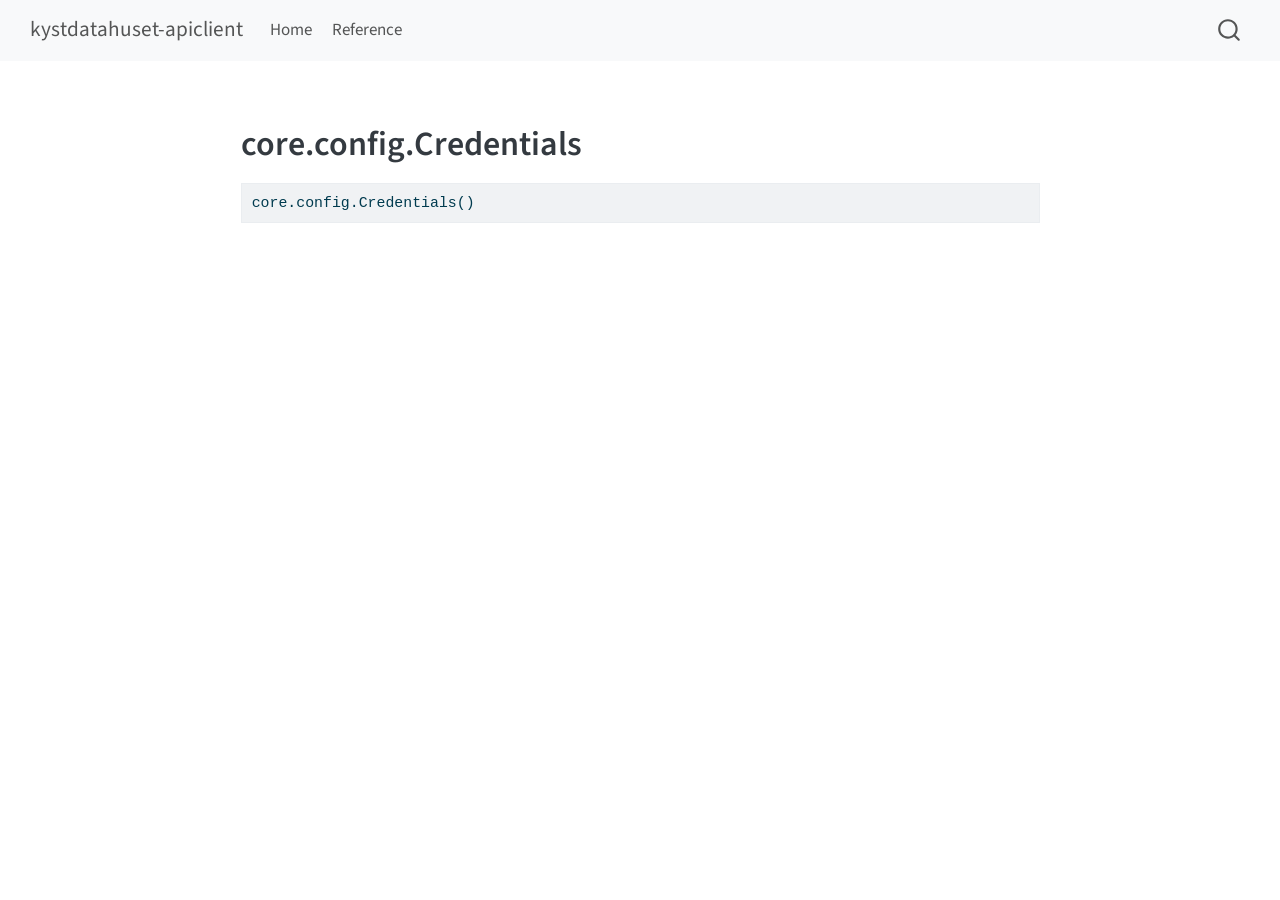
<file: reference/core.config.Credentials.html>
<!DOCTYPE html>
<html xmlns="http://www.w3.org/1999/xhtml" lang="en" xml:lang="en"><head>

<meta charset="utf-8">
<meta name="generator" content="quarto-1.10.19">

<meta name="viewport" content="width=device-width, initial-scale=1.0, user-scalable=yes">


<title>core.config.credentials – kystdatahuset-apiclient</title>
<style>
/* Default styles provided by pandoc.
** See https://pandoc.org/MANUAL.html#variables-for-html for config info.
*/
span.smallcaps{font-variant: small-caps;}
div.columns{display: flex; gap: 1.5em;}
div.column{flex: auto;}
@media screen {
div.columns{gap: min(4vw, 1.5em);}
div.column{overflow-x: auto;}
}
div.hanging-indent{margin-left: 1.5em; text-indent: -1.5em;}
ul.task-list{list-style: none;}
ul.task-list li input[type="checkbox"] {
  width: 0.8em;
  margin: 0 0.8em 0.2em -1em; /* quarto-specific, see https://github.com/quarto-dev/quarto-cli/issues/4556 */ 
  vertical-align: middle;
}
/* CSS for syntax highlighting */
html { -webkit-text-size-adjust: 100%; }
pre > code.sourceCode { white-space: pre; position: relative; }
pre > code.sourceCode > span { display: inline-block; line-height: 1.25; }
pre > code.sourceCode > span:empty { height: 1.2em; }
.sourceCode { overflow: visible; }
code.sourceCode > span { color: inherit; text-decoration: inherit; }
div.sourceCode { margin: 1em 0; }
pre.sourceCode { margin: 0; }
@media screen {
div.sourceCode { overflow: auto; }
}
@media print {
pre > code.sourceCode { white-space: pre-wrap; }
pre > code.sourceCode > span { text-indent: -5em; padding-left: 5em; }
}
pre.numberSource code
  { counter-reset: source-line 0; }
pre.numberSource code > span
  { position: relative; left: -4em; counter-increment: source-line; }
pre.numberSource code > span > a:first-child::before
  { content: counter(source-line);
    position: relative; left: -1em; text-align: right; vertical-align: baseline;
    border: none; display: inline-block;
    -webkit-touch-callout: none; -webkit-user-select: none;
    -khtml-user-select: none; -moz-user-select: none;
    -ms-user-select: none; user-select: none;
    padding: 0 4px; width: 4em;
  }
pre.numberSource { margin-left: 3em;  padding-left: 4px; }
div.sourceCode
  {   }
@media screen {
pre > code.sourceCode > span > a:first-child::before { text-decoration: underline; }
}
</style>


<script src="../site_libs/quarto-nav/quarto-nav.js"></script>
<script src="../site_libs/quarto-nav/headroom.min.js"></script>
<script src="../site_libs/clipboard/clipboard.min.js"></script>
<script src="../site_libs/quarto-search/autocomplete.umd.js"></script>
<script src="../site_libs/quarto-search/fuse.min.js"></script>
<script src="../site_libs/quarto-search/quarto-search.js"></script>
<meta name="quarto:offset" content="../">
<script src="../site_libs/quarto-html/quarto.js" type="module"></script>
<script src="../site_libs/quarto-html/tabsets/tabsets.js" type="module"></script>
<script src="../site_libs/quarto-html/popper.min.js"></script>
<script src="../site_libs/quarto-html/tippy.umd.min.js"></script>
<script src="../site_libs/quarto-html/anchor.min.js"></script>
<link href="../site_libs/quarto-html/tippy.css" rel="stylesheet">
<link href="../site_libs/quarto-html/quarto-syntax-highlighting-bf27225e3a48a9273f3daa8f8e829971.css" rel="stylesheet" id="quarto-text-highlighting-styles">
<script src="../site_libs/bootstrap/bootstrap.min.js"></script>
<link href="../site_libs/bootstrap/bootstrap-icons.css" rel="stylesheet">
<link href="../site_libs/bootstrap/bootstrap-55617497126496852ff9f5a59253c640.min.css" rel="stylesheet" append-hash="true" id="quarto-bootstrap" data-mode="light">
<script id="quarto-search-options" type="application/json">{
  "location": "navbar",
  "copy-button": false,
  "collapse-after": 3,
  "panel-placement": "end",
  "type": "overlay",
  "limit": 50,
  "keyboard-shortcut": [
    "f",
    "/",
    "s"
  ],
  "show-item-context": false,
  "language": {
    "search-no-results-text": "No results",
    "search-matching-documents-text": "matching documents",
    "search-copy-link-title": "Copy link to search",
    "search-hide-matches-text": "Hide additional matches",
    "search-more-match-text": "more match in this document",
    "search-more-matches-text": "more matches in this document",
    "search-clear-button-title": "Clear",
    "search-text-placeholder": "",
    "search-detached-cancel-button-title": "Cancel",
    "search-submit-button-title": "Submit",
    "search-label": "Search"
  }
}</script>


</head>

<body class="nav-fixed fullcontent quarto-light">

<div id="quarto-search-results"></div>
  <header id="quarto-header" class="headroom fixed-top">
    <nav class="navbar navbar-expand-lg " data-bs-theme="dark">
      <div class="navbar-container container-fluid">
      <div class="navbar-brand-container mx-auto">
    <a class="navbar-brand" href="../index.html">
    <span class="navbar-title">kystdatahuset-apiclient</span>
    </a>
  </div>
            <div id="quarto-search" class="" title="Search"></div>
          <button class="navbar-toggler" type="button" data-bs-toggle="collapse" data-bs-target="#navbarCollapse" aria-controls="navbarCollapse" role="menu" aria-expanded="false" aria-label="Toggle navigation" onclick="if (window.quartoToggleHeadroom) { window.quartoToggleHeadroom(); }">
  <span class="navbar-toggler-icon"></span>
</button>
          <div class="collapse navbar-collapse" id="navbarCollapse">
            <ul class="navbar-nav navbar-nav-scroll me-auto">
  <li class="nav-item">
    <a class="nav-link" href="../index.html"> 
<span class="menu-text">Home</span></a>
  </li>  
  <li class="nav-item">
    <a class="nav-link" href="../reference/index.html"> 
<span class="menu-text">Reference</span></a>
  </li>  
</ul>
          </div> <!-- /navcollapse -->
            <div class="quarto-navbar-tools">
</div>
      </div> <!-- /container-fluid -->
    </nav>
</header>
<!-- content -->
<div id="quarto-content" class="quarto-container page-columns page-rows-contents page-layout-article page-navbar">
<!-- sidebar -->
<!-- margin-sidebar -->
    
<!-- main -->
<main class="content" id="quarto-document-content"><header id="title-block-header" class="quarto-title-block"></header>




<section id="kystdata.core.config.Credentials" class="level1">
<h1>core.config.Credentials</h1>
<div class="code-copy-outer-scaffold"><div class="sourceCode" id="cb1"><pre class="sourceCode python code-with-copy"><code class="sourceCode python"><span id="cb1-1"><a href="#cb1-1" aria-hidden="true" tabindex="-1"></a>core.config.Credentials()</span></code></pre></div><button title="Copy to Clipboard" class="code-copy-button"><i class="bi"></i></button></div>


</section>

</main> <!-- /main -->
<script id="quarto-html-after-body" type="application/javascript">
  window.document.addEventListener("DOMContentLoaded", function (event) {
    const icon = "";
    const anchorJS = new window.AnchorJS();
    anchorJS.options = {
      placement: 'right',
      icon: icon
    };
    anchorJS.add('.anchored');
    const isCodeAnnotation = (el) => {
      for (const clz of el.classList) {
        if (clz.startsWith('code-annotation-')) {                     
          return true;
        }
      }
      return false;
    }
    const onCopySuccess = function(e) {
      // button target
      const button = e.trigger;
      // don't keep focus
      button.blur();
      // flash "checked"
      button.classList.add('code-copy-button-checked');
      var currentTitle = button.getAttribute("title");
      button.setAttribute("title", "Copied!");
      let tooltip;
      if (window.bootstrap) {
        button.setAttribute("data-bs-toggle", "tooltip");
        button.setAttribute("data-bs-placement", "left");
        button.setAttribute("data-bs-title", "Copied!");
        tooltip = new bootstrap.Tooltip(button, 
          { trigger: "manual", 
            customClass: "code-copy-button-tooltip",
            offset: [0, -8]});
        tooltip.show();    
      }
      setTimeout(function() {
        if (tooltip) {
          tooltip.hide();
          button.removeAttribute("data-bs-title");
          button.removeAttribute("data-bs-toggle");
          button.removeAttribute("data-bs-placement");
        }
        button.setAttribute("title", currentTitle);
        button.classList.remove('code-copy-button-checked');
      }, 1000);
      // clear code selection
      e.clearSelection();
    }
    const getTextToCopy = function(trigger) {
      const outerScaffold = trigger.parentElement.cloneNode(true);
      const codeEl = outerScaffold.querySelector('code');
      for (const childEl of codeEl.children) {
        if (isCodeAnnotation(childEl)) {
          childEl.remove();
        }
      }
      return codeEl.innerText;
    }
    const clipboard = new window.ClipboardJS('.code-copy-button:not([data-in-quarto-modal])', {
      text: getTextToCopy
    });
    clipboard.on('success', onCopySuccess);
    if (window.document.getElementById('quarto-embedded-source-code-modal')) {
      const clipboardModal = new window.ClipboardJS('.code-copy-button[data-in-quarto-modal]', {
        text: getTextToCopy,
        container: window.document.getElementById('quarto-embedded-source-code-modal')
      });
      clipboardModal.on('success', onCopySuccess);
    }
      var localhostRegex = new RegExp(/^(?:http|https):\/\/localhost\:?[0-9]*\//);
      var mailtoRegex = new RegExp(/^mailto:/);
        var filterRegex = new RegExp("https:\/\/ai4copsec\.github\.io\/kystdatahuset-apiclient\/");
      var isInternal = (href) => {
          return filterRegex.test(href) || localhostRegex.test(href) || mailtoRegex.test(href);
      }
      // Inspect non-navigation links and adorn them if external
     var links = window.document.querySelectorAll('a[href]:not(.nav-link):not(.navbar-brand):not(.toc-action):not(.sidebar-link):not(.sidebar-item-toggle):not(.pagination-link):not(.no-external):not([aria-hidden]):not(.dropdown-item):not(.quarto-navigation-tool):not(.about-link)');
      for (var i=0; i<links.length; i++) {
        const link = links[i];
        if (!isInternal(link.href)) {
          // undo the damage that might have been done by quarto-nav.js in the case of
          // links that we want to consider external
          if (link.dataset.originalHref !== undefined) {
            link.href = link.dataset.originalHref;
          }
        }
      }
    function tippyHover(el, contentFn, onTriggerFn, onUntriggerFn) {
      const config = {
        allowHTML: true,
        maxWidth: 500,
        delay: 100,
        arrow: false,
        appendTo: function(el) {
            return el.parentElement;
        },
        interactive: true,
        interactiveBorder: 10,
        theme: 'quarto',
        placement: 'bottom-start',
      };
      if (contentFn) {
        config.content = contentFn;
      }
      if (onTriggerFn) {
        config.onTrigger = onTriggerFn;
      }
      if (onUntriggerFn) {
        config.onUntrigger = onUntriggerFn;
      }
      window.tippy(el, config); 
    }
    const noterefs = window.document.querySelectorAll('a[role="doc-noteref"]');
    for (var i=0; i<noterefs.length; i++) {
      const ref = noterefs[i];
      tippyHover(ref, function() {
        // use id or data attribute instead here
        let href = ref.getAttribute('data-footnote-href') || ref.getAttribute('href');
        try { href = new URL(href).hash; } catch {}
        const id = href.replace(/^#\/?/, "");
        const note = window.document.getElementById(id);
        if (note) {
          return note.innerHTML;
        } else {
          return "";
        }
      });
    }
    const xrefs = window.document.querySelectorAll('a.quarto-xref');
    const processXRef = (id, note) => {
      // Strip column container classes
      const stripColumnClz = (el) => {
        el.classList.remove("page-full", "page-columns");
        if (el.children) {
          for (const child of el.children) {
            stripColumnClz(child);
          }
        }
      }
      stripColumnClz(note)
      if (id === null || id.startsWith('sec-')) {
        // Special case sections, only their first couple elements
        const container = document.createElement("div");
        if (note.children && note.children.length > 2) {
          container.appendChild(note.children[0].cloneNode(true));
          for (let i = 1; i < note.children.length; i++) {
            const child = note.children[i];
            if (child.tagName === "P" && child.innerText === "") {
              continue;
            } else {
              container.appendChild(child.cloneNode(true));
              break;
            }
          }
          if (window.Quarto?.typesetMath) {
            window.Quarto.typesetMath(container);
          }
          return container.innerHTML
        } else {
          if (window.Quarto?.typesetMath) {
            window.Quarto.typesetMath(note);
          }
          return note.innerHTML;
        }
      } else {
        // Remove any anchor links if they are present
        const anchorLink = note.querySelector('a.anchorjs-link');
        if (anchorLink) {
          anchorLink.remove();
        }
        if (window.Quarto?.typesetMath) {
          window.Quarto.typesetMath(note);
        }
        if (note.classList.contains("callout")) {
          return note.outerHTML;
        } else {
          return note.innerHTML;
        }
      }
    }
    for (var i=0; i<xrefs.length; i++) {
      const xref = xrefs[i];
      tippyHover(xref, undefined, function(instance) {
        instance.disable();
        let url = xref.getAttribute('href');
        let hash = undefined; 
        if (url.startsWith('#')) {
          hash = url;
        } else {
          try { hash = new URL(url).hash; } catch {}
        }
        if (hash) {
          const id = hash.replace(/^#\/?/, "");
          const note = window.document.getElementById(id);
          if (note !== null) {
            try {
              const html = processXRef(id, note.cloneNode(true));
              instance.setContent(html);
            } finally {
              instance.enable();
              instance.show();
            }
          } else {
            // See if we can fetch this
            fetch(url.split('#')[0])
            .then(res => res.text())
            .then(html => {
              const parser = new DOMParser();
              const htmlDoc = parser.parseFromString(html, "text/html");
              const note = htmlDoc.getElementById(id);
              if (note !== null) {
                const html = processXRef(id, note);
                instance.setContent(html);
              } 
            }).finally(() => {
              instance.enable();
              instance.show();
            });
          }
        } else {
          // See if we can fetch a full url (with no hash to target)
          // This is a special case and we should probably do some content thinning / targeting
          fetch(url)
          .then(res => res.text())
          .then(html => {
            const parser = new DOMParser();
            const htmlDoc = parser.parseFromString(html, "text/html");
            const note = htmlDoc.querySelector('main.content');
            if (note !== null) {
              // This should only happen for chapter cross references
              // (since there is no id in the URL)
              // remove the first header
              if (note.children.length > 0 && note.children[0].tagName === "HEADER") {
                note.children[0].remove();
              }
              const html = processXRef(null, note);
              instance.setContent(html);
            } 
          }).finally(() => {
            instance.enable();
            instance.show();
          });
        }
      }, function(instance) {
      });
    }
        let selectedAnnoteEl;
        const selectorForAnnotation = ( cell, annotation) => {
          let cellAttr = 'data-code-cell="' + cell + '"';
          let lineAttr = 'data-code-annotation="' +  annotation + '"';
          const selector = 'span[' + cellAttr + '][' + lineAttr + ']';
          return selector;
        }
        const selectCodeLines = (annoteEl) => {
          const doc = window.document;
          const targetCell = annoteEl.getAttribute("data-target-cell");
          const targetAnnotation = annoteEl.getAttribute("data-target-annotation");
          const annoteSpan = window.document.querySelector(selectorForAnnotation(targetCell, targetAnnotation));
          const lines = annoteSpan.getAttribute("data-code-lines").split(",");
          const lineIds = lines.map((line) => {
            return targetCell + "-" + line;
          })
          let top = null;
          let height = null;
          let parent = null;
          if (lineIds.length > 0) {
              //compute the position of the single el (top and bottom and make a div)
              const el = window.document.getElementById(lineIds[0]);
              top = el.offsetTop;
              height = el.offsetHeight;
              parent = el.parentElement.parentElement;
            if (lineIds.length > 1) {
              const lastEl = window.document.getElementById(lineIds[lineIds.length - 1]);
              const bottom = lastEl.offsetTop + lastEl.offsetHeight;
              height = bottom - top;
            }
            if (top !== null && height !== null && parent !== null) {
              // cook up a div (if necessary) and position it 
              let div = window.document.getElementById("code-annotation-line-highlight");
              if (div === null) {
                div = window.document.createElement("div");
                div.setAttribute("id", "code-annotation-line-highlight");
                div.style.position = 'absolute';
                parent.appendChild(div);
              }
              div.style.top = top - 2 + "px";
              div.style.height = height + 4 + "px";
              div.style.left = 0;
              let gutterDiv = window.document.getElementById("code-annotation-line-highlight-gutter");
              if (gutterDiv === null) {
                gutterDiv = window.document.createElement("div");
                gutterDiv.setAttribute("id", "code-annotation-line-highlight-gutter");
                gutterDiv.style.position = 'absolute';
                const codeCell = window.document.getElementById(targetCell);
                const gutter = codeCell.querySelector('.code-annotation-gutter');
                gutter.appendChild(gutterDiv);
              }
              gutterDiv.style.top = top - 2 + "px";
              gutterDiv.style.height = height + 4 + "px";
            }
            selectedAnnoteEl = annoteEl;
          }
        };
        const unselectCodeLines = () => {
          const elementsIds = ["code-annotation-line-highlight", "code-annotation-line-highlight-gutter"];
          elementsIds.forEach((elId) => {
            const div = window.document.getElementById(elId);
            if (div) {
              div.remove();
            }
          });
          selectedAnnoteEl = undefined;
        };
          // Handle positioning of the toggle
      window.addEventListener(
        "resize",
        throttle(() => {
          elRect = undefined;
          if (selectedAnnoteEl) {
            selectCodeLines(selectedAnnoteEl);
          }
        }, 10)
      );
      function throttle(fn, ms) {
      let throttle = false;
      let timer;
        return (...args) => {
          if(!throttle) { // first call gets through
              fn.apply(this, args);
              throttle = true;
          } else { // all the others get throttled
              if(timer) clearTimeout(timer); // cancel #2
              timer = setTimeout(() => {
                fn.apply(this, args);
                timer = throttle = false;
              }, ms);
          }
        };
      }
        // Attach click handler to the DT
        const annoteDls = window.document.querySelectorAll('dt[data-target-cell]');
        for (const annoteDlNode of annoteDls) {
          annoteDlNode.addEventListener('click', (event) => {
            const clickedEl = event.target;
            if (clickedEl !== selectedAnnoteEl) {
              unselectCodeLines();
              const activeEl = window.document.querySelector('dt[data-target-cell].code-annotation-active');
              if (activeEl) {
                activeEl.classList.remove('code-annotation-active');
              }
              selectCodeLines(clickedEl);
              clickedEl.classList.add('code-annotation-active');
            } else {
              // Unselect the line
              unselectCodeLines();
              clickedEl.classList.remove('code-annotation-active');
            }
          });
        }
    const findCites = (el) => {
      const parentEl = el.parentElement;
      if (parentEl) {
        const cites = parentEl.dataset.cites;
        if (cites) {
          return {
            el,
            cites: cites.split(' ')
          };
        } else {
          return findCites(el.parentElement)
        }
      } else {
        return undefined;
      }
    };
    var bibliorefs = window.document.querySelectorAll('a[role="doc-biblioref"]');
    for (var i=0; i<bibliorefs.length; i++) {
      const ref = bibliorefs[i];
      const citeInfo = findCites(ref);
      if (citeInfo) {
        tippyHover(citeInfo.el, function() {
          var popup = window.document.createElement('div');
          citeInfo.cites.forEach(function(cite) {
            var citeDiv = window.document.createElement('div');
            citeDiv.classList.add('hanging-indent');
            citeDiv.classList.add('csl-entry');
            var biblioDiv = window.document.getElementById('ref-' + cite);
            if (biblioDiv) {
              citeDiv.innerHTML = biblioDiv.innerHTML;
            }
            popup.appendChild(citeDiv);
          });
          return popup.innerHTML;
        });
      }
    }
  });
  </script>
</div> <!-- /content -->




</body></html>
</file>
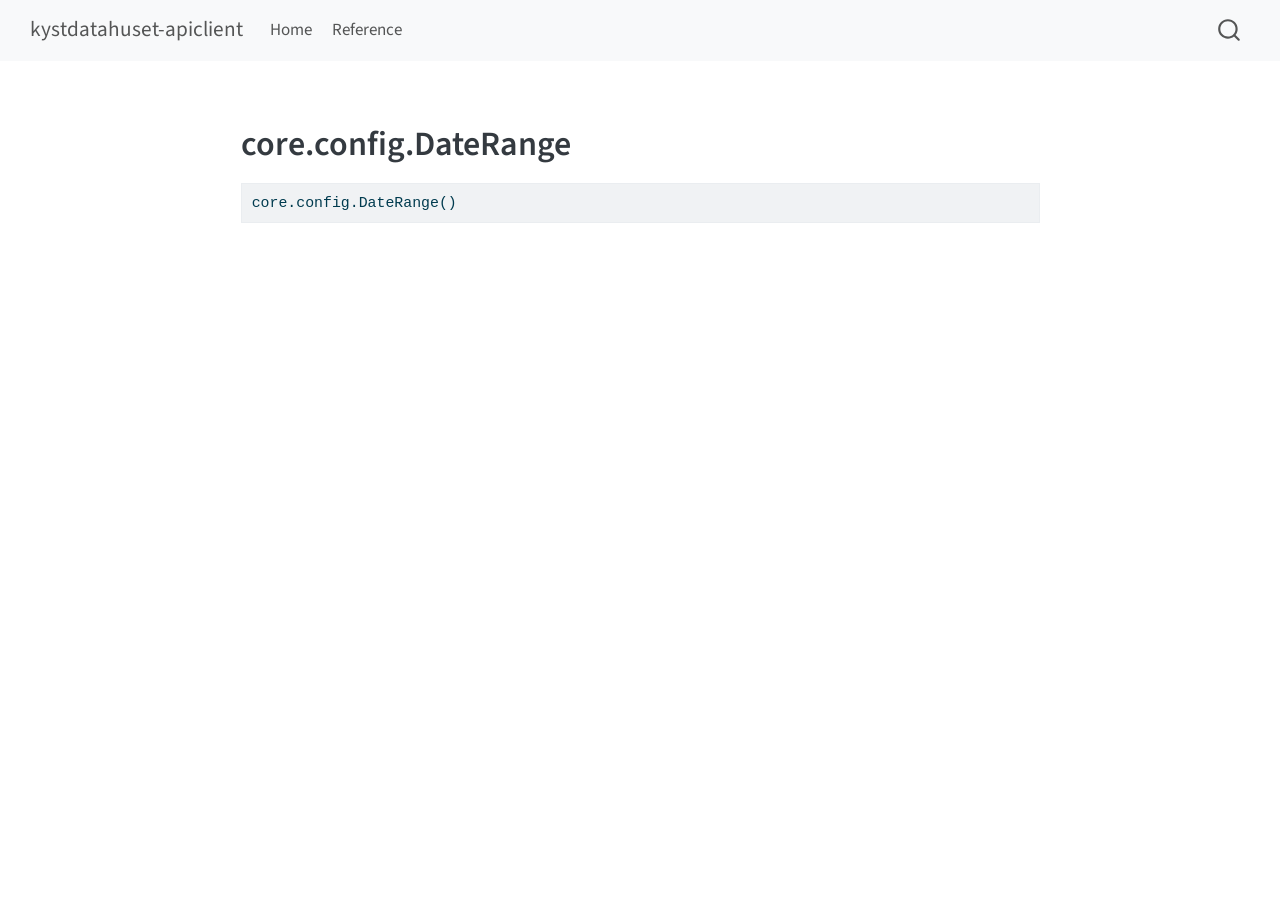
<file: reference/core.config.DateRange.html>
<!DOCTYPE html>
<html xmlns="http://www.w3.org/1999/xhtml" lang="en" xml:lang="en"><head>

<meta charset="utf-8">
<meta name="generator" content="quarto-1.10.19">

<meta name="viewport" content="width=device-width, initial-scale=1.0, user-scalable=yes">


<title>core.config.daterange – kystdatahuset-apiclient</title>
<style>
/* Default styles provided by pandoc.
** See https://pandoc.org/MANUAL.html#variables-for-html for config info.
*/
span.smallcaps{font-variant: small-caps;}
div.columns{display: flex; gap: 1.5em;}
div.column{flex: auto;}
@media screen {
div.columns{gap: min(4vw, 1.5em);}
div.column{overflow-x: auto;}
}
div.hanging-indent{margin-left: 1.5em; text-indent: -1.5em;}
ul.task-list{list-style: none;}
ul.task-list li input[type="checkbox"] {
  width: 0.8em;
  margin: 0 0.8em 0.2em -1em; /* quarto-specific, see https://github.com/quarto-dev/quarto-cli/issues/4556 */ 
  vertical-align: middle;
}
/* CSS for syntax highlighting */
html { -webkit-text-size-adjust: 100%; }
pre > code.sourceCode { white-space: pre; position: relative; }
pre > code.sourceCode > span { display: inline-block; line-height: 1.25; }
pre > code.sourceCode > span:empty { height: 1.2em; }
.sourceCode { overflow: visible; }
code.sourceCode > span { color: inherit; text-decoration: inherit; }
div.sourceCode { margin: 1em 0; }
pre.sourceCode { margin: 0; }
@media screen {
div.sourceCode { overflow: auto; }
}
@media print {
pre > code.sourceCode { white-space: pre-wrap; }
pre > code.sourceCode > span { text-indent: -5em; padding-left: 5em; }
}
pre.numberSource code
  { counter-reset: source-line 0; }
pre.numberSource code > span
  { position: relative; left: -4em; counter-increment: source-line; }
pre.numberSource code > span > a:first-child::before
  { content: counter(source-line);
    position: relative; left: -1em; text-align: right; vertical-align: baseline;
    border: none; display: inline-block;
    -webkit-touch-callout: none; -webkit-user-select: none;
    -khtml-user-select: none; -moz-user-select: none;
    -ms-user-select: none; user-select: none;
    padding: 0 4px; width: 4em;
  }
pre.numberSource { margin-left: 3em;  padding-left: 4px; }
div.sourceCode
  {   }
@media screen {
pre > code.sourceCode > span > a:first-child::before { text-decoration: underline; }
}
</style>


<script src="../site_libs/quarto-nav/quarto-nav.js"></script>
<script src="../site_libs/quarto-nav/headroom.min.js"></script>
<script src="../site_libs/clipboard/clipboard.min.js"></script>
<script src="../site_libs/quarto-search/autocomplete.umd.js"></script>
<script src="../site_libs/quarto-search/fuse.min.js"></script>
<script src="../site_libs/quarto-search/quarto-search.js"></script>
<meta name="quarto:offset" content="../">
<script src="../site_libs/quarto-html/quarto.js" type="module"></script>
<script src="../site_libs/quarto-html/tabsets/tabsets.js" type="module"></script>
<script src="../site_libs/quarto-html/popper.min.js"></script>
<script src="../site_libs/quarto-html/tippy.umd.min.js"></script>
<script src="../site_libs/quarto-html/anchor.min.js"></script>
<link href="../site_libs/quarto-html/tippy.css" rel="stylesheet">
<link href="../site_libs/quarto-html/quarto-syntax-highlighting-bf27225e3a48a9273f3daa8f8e829971.css" rel="stylesheet" id="quarto-text-highlighting-styles">
<script src="../site_libs/bootstrap/bootstrap.min.js"></script>
<link href="../site_libs/bootstrap/bootstrap-icons.css" rel="stylesheet">
<link href="../site_libs/bootstrap/bootstrap-55617497126496852ff9f5a59253c640.min.css" rel="stylesheet" append-hash="true" id="quarto-bootstrap" data-mode="light">
<script id="quarto-search-options" type="application/json">{
  "location": "navbar",
  "copy-button": false,
  "collapse-after": 3,
  "panel-placement": "end",
  "type": "overlay",
  "limit": 50,
  "keyboard-shortcut": [
    "f",
    "/",
    "s"
  ],
  "show-item-context": false,
  "language": {
    "search-no-results-text": "No results",
    "search-matching-documents-text": "matching documents",
    "search-copy-link-title": "Copy link to search",
    "search-hide-matches-text": "Hide additional matches",
    "search-more-match-text": "more match in this document",
    "search-more-matches-text": "more matches in this document",
    "search-clear-button-title": "Clear",
    "search-text-placeholder": "",
    "search-detached-cancel-button-title": "Cancel",
    "search-submit-button-title": "Submit",
    "search-label": "Search"
  }
}</script>


</head>

<body class="nav-fixed fullcontent quarto-light">

<div id="quarto-search-results"></div>
  <header id="quarto-header" class="headroom fixed-top">
    <nav class="navbar navbar-expand-lg " data-bs-theme="dark">
      <div class="navbar-container container-fluid">
      <div class="navbar-brand-container mx-auto">
    <a class="navbar-brand" href="../index.html">
    <span class="navbar-title">kystdatahuset-apiclient</span>
    </a>
  </div>
            <div id="quarto-search" class="" title="Search"></div>
          <button class="navbar-toggler" type="button" data-bs-toggle="collapse" data-bs-target="#navbarCollapse" aria-controls="navbarCollapse" role="menu" aria-expanded="false" aria-label="Toggle navigation" onclick="if (window.quartoToggleHeadroom) { window.quartoToggleHeadroom(); }">
  <span class="navbar-toggler-icon"></span>
</button>
          <div class="collapse navbar-collapse" id="navbarCollapse">
            <ul class="navbar-nav navbar-nav-scroll me-auto">
  <li class="nav-item">
    <a class="nav-link" href="../index.html"> 
<span class="menu-text">Home</span></a>
  </li>  
  <li class="nav-item">
    <a class="nav-link" href="../reference/index.html"> 
<span class="menu-text">Reference</span></a>
  </li>  
</ul>
          </div> <!-- /navcollapse -->
            <div class="quarto-navbar-tools">
</div>
      </div> <!-- /container-fluid -->
    </nav>
</header>
<!-- content -->
<div id="quarto-content" class="quarto-container page-columns page-rows-contents page-layout-article page-navbar">
<!-- sidebar -->
<!-- margin-sidebar -->
    
<!-- main -->
<main class="content" id="quarto-document-content"><header id="title-block-header" class="quarto-title-block"></header>




<section id="kystdata.core.config.DateRange" class="level1">
<h1>core.config.DateRange</h1>
<div class="code-copy-outer-scaffold"><div class="sourceCode" id="cb1"><pre class="sourceCode python code-with-copy"><code class="sourceCode python"><span id="cb1-1"><a href="#cb1-1" aria-hidden="true" tabindex="-1"></a>core.config.DateRange()</span></code></pre></div><button title="Copy to Clipboard" class="code-copy-button"><i class="bi"></i></button></div>


</section>

</main> <!-- /main -->
<script id="quarto-html-after-body" type="application/javascript">
  window.document.addEventListener("DOMContentLoaded", function (event) {
    const icon = "";
    const anchorJS = new window.AnchorJS();
    anchorJS.options = {
      placement: 'right',
      icon: icon
    };
    anchorJS.add('.anchored');
    const isCodeAnnotation = (el) => {
      for (const clz of el.classList) {
        if (clz.startsWith('code-annotation-')) {                     
          return true;
        }
      }
      return false;
    }
    const onCopySuccess = function(e) {
      // button target
      const button = e.trigger;
      // don't keep focus
      button.blur();
      // flash "checked"
      button.classList.add('code-copy-button-checked');
      var currentTitle = button.getAttribute("title");
      button.setAttribute("title", "Copied!");
      let tooltip;
      if (window.bootstrap) {
        button.setAttribute("data-bs-toggle", "tooltip");
        button.setAttribute("data-bs-placement", "left");
        button.setAttribute("data-bs-title", "Copied!");
        tooltip = new bootstrap.Tooltip(button, 
          { trigger: "manual", 
            customClass: "code-copy-button-tooltip",
            offset: [0, -8]});
        tooltip.show();    
      }
      setTimeout(function() {
        if (tooltip) {
          tooltip.hide();
          button.removeAttribute("data-bs-title");
          button.removeAttribute("data-bs-toggle");
          button.removeAttribute("data-bs-placement");
        }
        button.setAttribute("title", currentTitle);
        button.classList.remove('code-copy-button-checked');
      }, 1000);
      // clear code selection
      e.clearSelection();
    }
    const getTextToCopy = function(trigger) {
      const outerScaffold = trigger.parentElement.cloneNode(true);
      const codeEl = outerScaffold.querySelector('code');
      for (const childEl of codeEl.children) {
        if (isCodeAnnotation(childEl)) {
          childEl.remove();
        }
      }
      return codeEl.innerText;
    }
    const clipboard = new window.ClipboardJS('.code-copy-button:not([data-in-quarto-modal])', {
      text: getTextToCopy
    });
    clipboard.on('success', onCopySuccess);
    if (window.document.getElementById('quarto-embedded-source-code-modal')) {
      const clipboardModal = new window.ClipboardJS('.code-copy-button[data-in-quarto-modal]', {
        text: getTextToCopy,
        container: window.document.getElementById('quarto-embedded-source-code-modal')
      });
      clipboardModal.on('success', onCopySuccess);
    }
      var localhostRegex = new RegExp(/^(?:http|https):\/\/localhost\:?[0-9]*\//);
      var mailtoRegex = new RegExp(/^mailto:/);
        var filterRegex = new RegExp("https:\/\/ai4copsec\.github\.io\/kystdatahuset-apiclient\/");
      var isInternal = (href) => {
          return filterRegex.test(href) || localhostRegex.test(href) || mailtoRegex.test(href);
      }
      // Inspect non-navigation links and adorn them if external
     var links = window.document.querySelectorAll('a[href]:not(.nav-link):not(.navbar-brand):not(.toc-action):not(.sidebar-link):not(.sidebar-item-toggle):not(.pagination-link):not(.no-external):not([aria-hidden]):not(.dropdown-item):not(.quarto-navigation-tool):not(.about-link)');
      for (var i=0; i<links.length; i++) {
        const link = links[i];
        if (!isInternal(link.href)) {
          // undo the damage that might have been done by quarto-nav.js in the case of
          // links that we want to consider external
          if (link.dataset.originalHref !== undefined) {
            link.href = link.dataset.originalHref;
          }
        }
      }
    function tippyHover(el, contentFn, onTriggerFn, onUntriggerFn) {
      const config = {
        allowHTML: true,
        maxWidth: 500,
        delay: 100,
        arrow: false,
        appendTo: function(el) {
            return el.parentElement;
        },
        interactive: true,
        interactiveBorder: 10,
        theme: 'quarto',
        placement: 'bottom-start',
      };
      if (contentFn) {
        config.content = contentFn;
      }
      if (onTriggerFn) {
        config.onTrigger = onTriggerFn;
      }
      if (onUntriggerFn) {
        config.onUntrigger = onUntriggerFn;
      }
      window.tippy(el, config); 
    }
    const noterefs = window.document.querySelectorAll('a[role="doc-noteref"]');
    for (var i=0; i<noterefs.length; i++) {
      const ref = noterefs[i];
      tippyHover(ref, function() {
        // use id or data attribute instead here
        let href = ref.getAttribute('data-footnote-href') || ref.getAttribute('href');
        try { href = new URL(href).hash; } catch {}
        const id = href.replace(/^#\/?/, "");
        const note = window.document.getElementById(id);
        if (note) {
          return note.innerHTML;
        } else {
          return "";
        }
      });
    }
    const xrefs = window.document.querySelectorAll('a.quarto-xref');
    const processXRef = (id, note) => {
      // Strip column container classes
      const stripColumnClz = (el) => {
        el.classList.remove("page-full", "page-columns");
        if (el.children) {
          for (const child of el.children) {
            stripColumnClz(child);
          }
        }
      }
      stripColumnClz(note)
      if (id === null || id.startsWith('sec-')) {
        // Special case sections, only their first couple elements
        const container = document.createElement("div");
        if (note.children && note.children.length > 2) {
          container.appendChild(note.children[0].cloneNode(true));
          for (let i = 1; i < note.children.length; i++) {
            const child = note.children[i];
            if (child.tagName === "P" && child.innerText === "") {
              continue;
            } else {
              container.appendChild(child.cloneNode(true));
              break;
            }
          }
          if (window.Quarto?.typesetMath) {
            window.Quarto.typesetMath(container);
          }
          return container.innerHTML
        } else {
          if (window.Quarto?.typesetMath) {
            window.Quarto.typesetMath(note);
          }
          return note.innerHTML;
        }
      } else {
        // Remove any anchor links if they are present
        const anchorLink = note.querySelector('a.anchorjs-link');
        if (anchorLink) {
          anchorLink.remove();
        }
        if (window.Quarto?.typesetMath) {
          window.Quarto.typesetMath(note);
        }
        if (note.classList.contains("callout")) {
          return note.outerHTML;
        } else {
          return note.innerHTML;
        }
      }
    }
    for (var i=0; i<xrefs.length; i++) {
      const xref = xrefs[i];
      tippyHover(xref, undefined, function(instance) {
        instance.disable();
        let url = xref.getAttribute('href');
        let hash = undefined; 
        if (url.startsWith('#')) {
          hash = url;
        } else {
          try { hash = new URL(url).hash; } catch {}
        }
        if (hash) {
          const id = hash.replace(/^#\/?/, "");
          const note = window.document.getElementById(id);
          if (note !== null) {
            try {
              const html = processXRef(id, note.cloneNode(true));
              instance.setContent(html);
            } finally {
              instance.enable();
              instance.show();
            }
          } else {
            // See if we can fetch this
            fetch(url.split('#')[0])
            .then(res => res.text())
            .then(html => {
              const parser = new DOMParser();
              const htmlDoc = parser.parseFromString(html, "text/html");
              const note = htmlDoc.getElementById(id);
              if (note !== null) {
                const html = processXRef(id, note);
                instance.setContent(html);
              } 
            }).finally(() => {
              instance.enable();
              instance.show();
            });
          }
        } else {
          // See if we can fetch a full url (with no hash to target)
          // This is a special case and we should probably do some content thinning / targeting
          fetch(url)
          .then(res => res.text())
          .then(html => {
            const parser = new DOMParser();
            const htmlDoc = parser.parseFromString(html, "text/html");
            const note = htmlDoc.querySelector('main.content');
            if (note !== null) {
              // This should only happen for chapter cross references
              // (since there is no id in the URL)
              // remove the first header
              if (note.children.length > 0 && note.children[0].tagName === "HEADER") {
                note.children[0].remove();
              }
              const html = processXRef(null, note);
              instance.setContent(html);
            } 
          }).finally(() => {
            instance.enable();
            instance.show();
          });
        }
      }, function(instance) {
      });
    }
        let selectedAnnoteEl;
        const selectorForAnnotation = ( cell, annotation) => {
          let cellAttr = 'data-code-cell="' + cell + '"';
          let lineAttr = 'data-code-annotation="' +  annotation + '"';
          const selector = 'span[' + cellAttr + '][' + lineAttr + ']';
          return selector;
        }
        const selectCodeLines = (annoteEl) => {
          const doc = window.document;
          const targetCell = annoteEl.getAttribute("data-target-cell");
          const targetAnnotation = annoteEl.getAttribute("data-target-annotation");
          const annoteSpan = window.document.querySelector(selectorForAnnotation(targetCell, targetAnnotation));
          const lines = annoteSpan.getAttribute("data-code-lines").split(",");
          const lineIds = lines.map((line) => {
            return targetCell + "-" + line;
          })
          let top = null;
          let height = null;
          let parent = null;
          if (lineIds.length > 0) {
              //compute the position of the single el (top and bottom and make a div)
              const el = window.document.getElementById(lineIds[0]);
              top = el.offsetTop;
              height = el.offsetHeight;
              parent = el.parentElement.parentElement;
            if (lineIds.length > 1) {
              const lastEl = window.document.getElementById(lineIds[lineIds.length - 1]);
              const bottom = lastEl.offsetTop + lastEl.offsetHeight;
              height = bottom - top;
            }
            if (top !== null && height !== null && parent !== null) {
              // cook up a div (if necessary) and position it 
              let div = window.document.getElementById("code-annotation-line-highlight");
              if (div === null) {
                div = window.document.createElement("div");
                div.setAttribute("id", "code-annotation-line-highlight");
                div.style.position = 'absolute';
                parent.appendChild(div);
              }
              div.style.top = top - 2 + "px";
              div.style.height = height + 4 + "px";
              div.style.left = 0;
              let gutterDiv = window.document.getElementById("code-annotation-line-highlight-gutter");
              if (gutterDiv === null) {
                gutterDiv = window.document.createElement("div");
                gutterDiv.setAttribute("id", "code-annotation-line-highlight-gutter");
                gutterDiv.style.position = 'absolute';
                const codeCell = window.document.getElementById(targetCell);
                const gutter = codeCell.querySelector('.code-annotation-gutter');
                gutter.appendChild(gutterDiv);
              }
              gutterDiv.style.top = top - 2 + "px";
              gutterDiv.style.height = height + 4 + "px";
            }
            selectedAnnoteEl = annoteEl;
          }
        };
        const unselectCodeLines = () => {
          const elementsIds = ["code-annotation-line-highlight", "code-annotation-line-highlight-gutter"];
          elementsIds.forEach((elId) => {
            const div = window.document.getElementById(elId);
            if (div) {
              div.remove();
            }
          });
          selectedAnnoteEl = undefined;
        };
          // Handle positioning of the toggle
      window.addEventListener(
        "resize",
        throttle(() => {
          elRect = undefined;
          if (selectedAnnoteEl) {
            selectCodeLines(selectedAnnoteEl);
          }
        }, 10)
      );
      function throttle(fn, ms) {
      let throttle = false;
      let timer;
        return (...args) => {
          if(!throttle) { // first call gets through
              fn.apply(this, args);
              throttle = true;
          } else { // all the others get throttled
              if(timer) clearTimeout(timer); // cancel #2
              timer = setTimeout(() => {
                fn.apply(this, args);
                timer = throttle = false;
              }, ms);
          }
        };
      }
        // Attach click handler to the DT
        const annoteDls = window.document.querySelectorAll('dt[data-target-cell]');
        for (const annoteDlNode of annoteDls) {
          annoteDlNode.addEventListener('click', (event) => {
            const clickedEl = event.target;
            if (clickedEl !== selectedAnnoteEl) {
              unselectCodeLines();
              const activeEl = window.document.querySelector('dt[data-target-cell].code-annotation-active');
              if (activeEl) {
                activeEl.classList.remove('code-annotation-active');
              }
              selectCodeLines(clickedEl);
              clickedEl.classList.add('code-annotation-active');
            } else {
              // Unselect the line
              unselectCodeLines();
              clickedEl.classList.remove('code-annotation-active');
            }
          });
        }
    const findCites = (el) => {
      const parentEl = el.parentElement;
      if (parentEl) {
        const cites = parentEl.dataset.cites;
        if (cites) {
          return {
            el,
            cites: cites.split(' ')
          };
        } else {
          return findCites(el.parentElement)
        }
      } else {
        return undefined;
      }
    };
    var bibliorefs = window.document.querySelectorAll('a[role="doc-biblioref"]');
    for (var i=0; i<bibliorefs.length; i++) {
      const ref = bibliorefs[i];
      const citeInfo = findCites(ref);
      if (citeInfo) {
        tippyHover(citeInfo.el, function() {
          var popup = window.document.createElement('div');
          citeInfo.cites.forEach(function(cite) {
            var citeDiv = window.document.createElement('div');
            citeDiv.classList.add('hanging-indent');
            citeDiv.classList.add('csl-entry');
            var biblioDiv = window.document.getElementById('ref-' + cite);
            if (biblioDiv) {
              citeDiv.innerHTML = biblioDiv.innerHTML;
            }
            popup.appendChild(citeDiv);
          });
          return popup.innerHTML;
        });
      }
    }
  });
  </script>
</div> <!-- /content -->




</body></html>
</file>
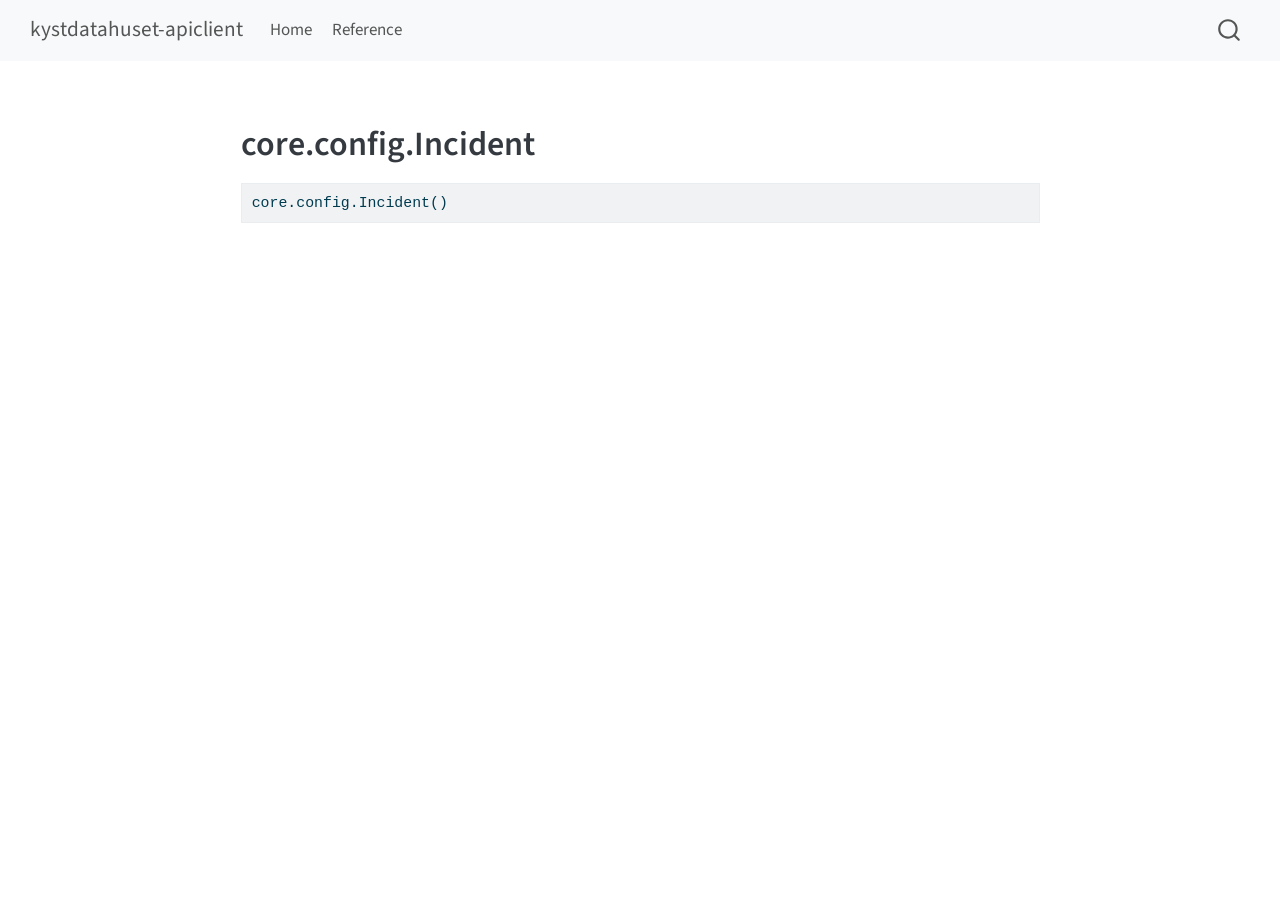
<file: reference/core.config.Incident.html>
<!DOCTYPE html>
<html xmlns="http://www.w3.org/1999/xhtml" lang="en" xml:lang="en"><head>

<meta charset="utf-8">
<meta name="generator" content="quarto-1.10.19">

<meta name="viewport" content="width=device-width, initial-scale=1.0, user-scalable=yes">


<title>core.config.incident – kystdatahuset-apiclient</title>
<style>
/* Default styles provided by pandoc.
** See https://pandoc.org/MANUAL.html#variables-for-html for config info.
*/
span.smallcaps{font-variant: small-caps;}
div.columns{display: flex; gap: 1.5em;}
div.column{flex: auto;}
@media screen {
div.columns{gap: min(4vw, 1.5em);}
div.column{overflow-x: auto;}
}
div.hanging-indent{margin-left: 1.5em; text-indent: -1.5em;}
ul.task-list{list-style: none;}
ul.task-list li input[type="checkbox"] {
  width: 0.8em;
  margin: 0 0.8em 0.2em -1em; /* quarto-specific, see https://github.com/quarto-dev/quarto-cli/issues/4556 */ 
  vertical-align: middle;
}
/* CSS for syntax highlighting */
html { -webkit-text-size-adjust: 100%; }
pre > code.sourceCode { white-space: pre; position: relative; }
pre > code.sourceCode > span { display: inline-block; line-height: 1.25; }
pre > code.sourceCode > span:empty { height: 1.2em; }
.sourceCode { overflow: visible; }
code.sourceCode > span { color: inherit; text-decoration: inherit; }
div.sourceCode { margin: 1em 0; }
pre.sourceCode { margin: 0; }
@media screen {
div.sourceCode { overflow: auto; }
}
@media print {
pre > code.sourceCode { white-space: pre-wrap; }
pre > code.sourceCode > span { text-indent: -5em; padding-left: 5em; }
}
pre.numberSource code
  { counter-reset: source-line 0; }
pre.numberSource code > span
  { position: relative; left: -4em; counter-increment: source-line; }
pre.numberSource code > span > a:first-child::before
  { content: counter(source-line);
    position: relative; left: -1em; text-align: right; vertical-align: baseline;
    border: none; display: inline-block;
    -webkit-touch-callout: none; -webkit-user-select: none;
    -khtml-user-select: none; -moz-user-select: none;
    -ms-user-select: none; user-select: none;
    padding: 0 4px; width: 4em;
  }
pre.numberSource { margin-left: 3em;  padding-left: 4px; }
div.sourceCode
  {   }
@media screen {
pre > code.sourceCode > span > a:first-child::before { text-decoration: underline; }
}
</style>


<script src="../site_libs/quarto-nav/quarto-nav.js"></script>
<script src="../site_libs/quarto-nav/headroom.min.js"></script>
<script src="../site_libs/clipboard/clipboard.min.js"></script>
<script src="../site_libs/quarto-search/autocomplete.umd.js"></script>
<script src="../site_libs/quarto-search/fuse.min.js"></script>
<script src="../site_libs/quarto-search/quarto-search.js"></script>
<meta name="quarto:offset" content="../">
<script src="../site_libs/quarto-html/quarto.js" type="module"></script>
<script src="../site_libs/quarto-html/tabsets/tabsets.js" type="module"></script>
<script src="../site_libs/quarto-html/popper.min.js"></script>
<script src="../site_libs/quarto-html/tippy.umd.min.js"></script>
<script src="../site_libs/quarto-html/anchor.min.js"></script>
<link href="../site_libs/quarto-html/tippy.css" rel="stylesheet">
<link href="../site_libs/quarto-html/quarto-syntax-highlighting-bf27225e3a48a9273f3daa8f8e829971.css" rel="stylesheet" id="quarto-text-highlighting-styles">
<script src="../site_libs/bootstrap/bootstrap.min.js"></script>
<link href="../site_libs/bootstrap/bootstrap-icons.css" rel="stylesheet">
<link href="../site_libs/bootstrap/bootstrap-55617497126496852ff9f5a59253c640.min.css" rel="stylesheet" append-hash="true" id="quarto-bootstrap" data-mode="light">
<script id="quarto-search-options" type="application/json">{
  "location": "navbar",
  "copy-button": false,
  "collapse-after": 3,
  "panel-placement": "end",
  "type": "overlay",
  "limit": 50,
  "keyboard-shortcut": [
    "f",
    "/",
    "s"
  ],
  "show-item-context": false,
  "language": {
    "search-no-results-text": "No results",
    "search-matching-documents-text": "matching documents",
    "search-copy-link-title": "Copy link to search",
    "search-hide-matches-text": "Hide additional matches",
    "search-more-match-text": "more match in this document",
    "search-more-matches-text": "more matches in this document",
    "search-clear-button-title": "Clear",
    "search-text-placeholder": "",
    "search-detached-cancel-button-title": "Cancel",
    "search-submit-button-title": "Submit",
    "search-label": "Search"
  }
}</script>


</head>

<body class="nav-fixed fullcontent quarto-light">

<div id="quarto-search-results"></div>
  <header id="quarto-header" class="headroom fixed-top">
    <nav class="navbar navbar-expand-lg " data-bs-theme="dark">
      <div class="navbar-container container-fluid">
      <div class="navbar-brand-container mx-auto">
    <a class="navbar-brand" href="../index.html">
    <span class="navbar-title">kystdatahuset-apiclient</span>
    </a>
  </div>
            <div id="quarto-search" class="" title="Search"></div>
          <button class="navbar-toggler" type="button" data-bs-toggle="collapse" data-bs-target="#navbarCollapse" aria-controls="navbarCollapse" role="menu" aria-expanded="false" aria-label="Toggle navigation" onclick="if (window.quartoToggleHeadroom) { window.quartoToggleHeadroom(); }">
  <span class="navbar-toggler-icon"></span>
</button>
          <div class="collapse navbar-collapse" id="navbarCollapse">
            <ul class="navbar-nav navbar-nav-scroll me-auto">
  <li class="nav-item">
    <a class="nav-link" href="../index.html"> 
<span class="menu-text">Home</span></a>
  </li>  
  <li class="nav-item">
    <a class="nav-link" href="../reference/index.html"> 
<span class="menu-text">Reference</span></a>
  </li>  
</ul>
          </div> <!-- /navcollapse -->
            <div class="quarto-navbar-tools">
</div>
      </div> <!-- /container-fluid -->
    </nav>
</header>
<!-- content -->
<div id="quarto-content" class="quarto-container page-columns page-rows-contents page-layout-article page-navbar">
<!-- sidebar -->
<!-- margin-sidebar -->
    
<!-- main -->
<main class="content" id="quarto-document-content"><header id="title-block-header" class="quarto-title-block"></header>




<section id="kystdata.core.config.Incident" class="level1">
<h1>core.config.Incident</h1>
<div class="code-copy-outer-scaffold"><div class="sourceCode" id="cb1"><pre class="sourceCode python code-with-copy"><code class="sourceCode python"><span id="cb1-1"><a href="#cb1-1" aria-hidden="true" tabindex="-1"></a>core.config.Incident()</span></code></pre></div><button title="Copy to Clipboard" class="code-copy-button"><i class="bi"></i></button></div>


</section>

</main> <!-- /main -->
<script id="quarto-html-after-body" type="application/javascript">
  window.document.addEventListener("DOMContentLoaded", function (event) {
    const icon = "";
    const anchorJS = new window.AnchorJS();
    anchorJS.options = {
      placement: 'right',
      icon: icon
    };
    anchorJS.add('.anchored');
    const isCodeAnnotation = (el) => {
      for (const clz of el.classList) {
        if (clz.startsWith('code-annotation-')) {                     
          return true;
        }
      }
      return false;
    }
    const onCopySuccess = function(e) {
      // button target
      const button = e.trigger;
      // don't keep focus
      button.blur();
      // flash "checked"
      button.classList.add('code-copy-button-checked');
      var currentTitle = button.getAttribute("title");
      button.setAttribute("title", "Copied!");
      let tooltip;
      if (window.bootstrap) {
        button.setAttribute("data-bs-toggle", "tooltip");
        button.setAttribute("data-bs-placement", "left");
        button.setAttribute("data-bs-title", "Copied!");
        tooltip = new bootstrap.Tooltip(button, 
          { trigger: "manual", 
            customClass: "code-copy-button-tooltip",
            offset: [0, -8]});
        tooltip.show();    
      }
      setTimeout(function() {
        if (tooltip) {
          tooltip.hide();
          button.removeAttribute("data-bs-title");
          button.removeAttribute("data-bs-toggle");
          button.removeAttribute("data-bs-placement");
        }
        button.setAttribute("title", currentTitle);
        button.classList.remove('code-copy-button-checked');
      }, 1000);
      // clear code selection
      e.clearSelection();
    }
    const getTextToCopy = function(trigger) {
      const outerScaffold = trigger.parentElement.cloneNode(true);
      const codeEl = outerScaffold.querySelector('code');
      for (const childEl of codeEl.children) {
        if (isCodeAnnotation(childEl)) {
          childEl.remove();
        }
      }
      return codeEl.innerText;
    }
    const clipboard = new window.ClipboardJS('.code-copy-button:not([data-in-quarto-modal])', {
      text: getTextToCopy
    });
    clipboard.on('success', onCopySuccess);
    if (window.document.getElementById('quarto-embedded-source-code-modal')) {
      const clipboardModal = new window.ClipboardJS('.code-copy-button[data-in-quarto-modal]', {
        text: getTextToCopy,
        container: window.document.getElementById('quarto-embedded-source-code-modal')
      });
      clipboardModal.on('success', onCopySuccess);
    }
      var localhostRegex = new RegExp(/^(?:http|https):\/\/localhost\:?[0-9]*\//);
      var mailtoRegex = new RegExp(/^mailto:/);
        var filterRegex = new RegExp("https:\/\/ai4copsec\.github\.io\/kystdatahuset-apiclient\/");
      var isInternal = (href) => {
          return filterRegex.test(href) || localhostRegex.test(href) || mailtoRegex.test(href);
      }
      // Inspect non-navigation links and adorn them if external
     var links = window.document.querySelectorAll('a[href]:not(.nav-link):not(.navbar-brand):not(.toc-action):not(.sidebar-link):not(.sidebar-item-toggle):not(.pagination-link):not(.no-external):not([aria-hidden]):not(.dropdown-item):not(.quarto-navigation-tool):not(.about-link)');
      for (var i=0; i<links.length; i++) {
        const link = links[i];
        if (!isInternal(link.href)) {
          // undo the damage that might have been done by quarto-nav.js in the case of
          // links that we want to consider external
          if (link.dataset.originalHref !== undefined) {
            link.href = link.dataset.originalHref;
          }
        }
      }
    function tippyHover(el, contentFn, onTriggerFn, onUntriggerFn) {
      const config = {
        allowHTML: true,
        maxWidth: 500,
        delay: 100,
        arrow: false,
        appendTo: function(el) {
            return el.parentElement;
        },
        interactive: true,
        interactiveBorder: 10,
        theme: 'quarto',
        placement: 'bottom-start',
      };
      if (contentFn) {
        config.content = contentFn;
      }
      if (onTriggerFn) {
        config.onTrigger = onTriggerFn;
      }
      if (onUntriggerFn) {
        config.onUntrigger = onUntriggerFn;
      }
      window.tippy(el, config); 
    }
    const noterefs = window.document.querySelectorAll('a[role="doc-noteref"]');
    for (var i=0; i<noterefs.length; i++) {
      const ref = noterefs[i];
      tippyHover(ref, function() {
        // use id or data attribute instead here
        let href = ref.getAttribute('data-footnote-href') || ref.getAttribute('href');
        try { href = new URL(href).hash; } catch {}
        const id = href.replace(/^#\/?/, "");
        const note = window.document.getElementById(id);
        if (note) {
          return note.innerHTML;
        } else {
          return "";
        }
      });
    }
    const xrefs = window.document.querySelectorAll('a.quarto-xref');
    const processXRef = (id, note) => {
      // Strip column container classes
      const stripColumnClz = (el) => {
        el.classList.remove("page-full", "page-columns");
        if (el.children) {
          for (const child of el.children) {
            stripColumnClz(child);
          }
        }
      }
      stripColumnClz(note)
      if (id === null || id.startsWith('sec-')) {
        // Special case sections, only their first couple elements
        const container = document.createElement("div");
        if (note.children && note.children.length > 2) {
          container.appendChild(note.children[0].cloneNode(true));
          for (let i = 1; i < note.children.length; i++) {
            const child = note.children[i];
            if (child.tagName === "P" && child.innerText === "") {
              continue;
            } else {
              container.appendChild(child.cloneNode(true));
              break;
            }
          }
          if (window.Quarto?.typesetMath) {
            window.Quarto.typesetMath(container);
          }
          return container.innerHTML
        } else {
          if (window.Quarto?.typesetMath) {
            window.Quarto.typesetMath(note);
          }
          return note.innerHTML;
        }
      } else {
        // Remove any anchor links if they are present
        const anchorLink = note.querySelector('a.anchorjs-link');
        if (anchorLink) {
          anchorLink.remove();
        }
        if (window.Quarto?.typesetMath) {
          window.Quarto.typesetMath(note);
        }
        if (note.classList.contains("callout")) {
          return note.outerHTML;
        } else {
          return note.innerHTML;
        }
      }
    }
    for (var i=0; i<xrefs.length; i++) {
      const xref = xrefs[i];
      tippyHover(xref, undefined, function(instance) {
        instance.disable();
        let url = xref.getAttribute('href');
        let hash = undefined; 
        if (url.startsWith('#')) {
          hash = url;
        } else {
          try { hash = new URL(url).hash; } catch {}
        }
        if (hash) {
          const id = hash.replace(/^#\/?/, "");
          const note = window.document.getElementById(id);
          if (note !== null) {
            try {
              const html = processXRef(id, note.cloneNode(true));
              instance.setContent(html);
            } finally {
              instance.enable();
              instance.show();
            }
          } else {
            // See if we can fetch this
            fetch(url.split('#')[0])
            .then(res => res.text())
            .then(html => {
              const parser = new DOMParser();
              const htmlDoc = parser.parseFromString(html, "text/html");
              const note = htmlDoc.getElementById(id);
              if (note !== null) {
                const html = processXRef(id, note);
                instance.setContent(html);
              } 
            }).finally(() => {
              instance.enable();
              instance.show();
            });
          }
        } else {
          // See if we can fetch a full url (with no hash to target)
          // This is a special case and we should probably do some content thinning / targeting
          fetch(url)
          .then(res => res.text())
          .then(html => {
            const parser = new DOMParser();
            const htmlDoc = parser.parseFromString(html, "text/html");
            const note = htmlDoc.querySelector('main.content');
            if (note !== null) {
              // This should only happen for chapter cross references
              // (since there is no id in the URL)
              // remove the first header
              if (note.children.length > 0 && note.children[0].tagName === "HEADER") {
                note.children[0].remove();
              }
              const html = processXRef(null, note);
              instance.setContent(html);
            } 
          }).finally(() => {
            instance.enable();
            instance.show();
          });
        }
      }, function(instance) {
      });
    }
        let selectedAnnoteEl;
        const selectorForAnnotation = ( cell, annotation) => {
          let cellAttr = 'data-code-cell="' + cell + '"';
          let lineAttr = 'data-code-annotation="' +  annotation + '"';
          const selector = 'span[' + cellAttr + '][' + lineAttr + ']';
          return selector;
        }
        const selectCodeLines = (annoteEl) => {
          const doc = window.document;
          const targetCell = annoteEl.getAttribute("data-target-cell");
          const targetAnnotation = annoteEl.getAttribute("data-target-annotation");
          const annoteSpan = window.document.querySelector(selectorForAnnotation(targetCell, targetAnnotation));
          const lines = annoteSpan.getAttribute("data-code-lines").split(",");
          const lineIds = lines.map((line) => {
            return targetCell + "-" + line;
          })
          let top = null;
          let height = null;
          let parent = null;
          if (lineIds.length > 0) {
              //compute the position of the single el (top and bottom and make a div)
              const el = window.document.getElementById(lineIds[0]);
              top = el.offsetTop;
              height = el.offsetHeight;
              parent = el.parentElement.parentElement;
            if (lineIds.length > 1) {
              const lastEl = window.document.getElementById(lineIds[lineIds.length - 1]);
              const bottom = lastEl.offsetTop + lastEl.offsetHeight;
              height = bottom - top;
            }
            if (top !== null && height !== null && parent !== null) {
              // cook up a div (if necessary) and position it 
              let div = window.document.getElementById("code-annotation-line-highlight");
              if (div === null) {
                div = window.document.createElement("div");
                div.setAttribute("id", "code-annotation-line-highlight");
                div.style.position = 'absolute';
                parent.appendChild(div);
              }
              div.style.top = top - 2 + "px";
              div.style.height = height + 4 + "px";
              div.style.left = 0;
              let gutterDiv = window.document.getElementById("code-annotation-line-highlight-gutter");
              if (gutterDiv === null) {
                gutterDiv = window.document.createElement("div");
                gutterDiv.setAttribute("id", "code-annotation-line-highlight-gutter");
                gutterDiv.style.position = 'absolute';
                const codeCell = window.document.getElementById(targetCell);
                const gutter = codeCell.querySelector('.code-annotation-gutter');
                gutter.appendChild(gutterDiv);
              }
              gutterDiv.style.top = top - 2 + "px";
              gutterDiv.style.height = height + 4 + "px";
            }
            selectedAnnoteEl = annoteEl;
          }
        };
        const unselectCodeLines = () => {
          const elementsIds = ["code-annotation-line-highlight", "code-annotation-line-highlight-gutter"];
          elementsIds.forEach((elId) => {
            const div = window.document.getElementById(elId);
            if (div) {
              div.remove();
            }
          });
          selectedAnnoteEl = undefined;
        };
          // Handle positioning of the toggle
      window.addEventListener(
        "resize",
        throttle(() => {
          elRect = undefined;
          if (selectedAnnoteEl) {
            selectCodeLines(selectedAnnoteEl);
          }
        }, 10)
      );
      function throttle(fn, ms) {
      let throttle = false;
      let timer;
        return (...args) => {
          if(!throttle) { // first call gets through
              fn.apply(this, args);
              throttle = true;
          } else { // all the others get throttled
              if(timer) clearTimeout(timer); // cancel #2
              timer = setTimeout(() => {
                fn.apply(this, args);
                timer = throttle = false;
              }, ms);
          }
        };
      }
        // Attach click handler to the DT
        const annoteDls = window.document.querySelectorAll('dt[data-target-cell]');
        for (const annoteDlNode of annoteDls) {
          annoteDlNode.addEventListener('click', (event) => {
            const clickedEl = event.target;
            if (clickedEl !== selectedAnnoteEl) {
              unselectCodeLines();
              const activeEl = window.document.querySelector('dt[data-target-cell].code-annotation-active');
              if (activeEl) {
                activeEl.classList.remove('code-annotation-active');
              }
              selectCodeLines(clickedEl);
              clickedEl.classList.add('code-annotation-active');
            } else {
              // Unselect the line
              unselectCodeLines();
              clickedEl.classList.remove('code-annotation-active');
            }
          });
        }
    const findCites = (el) => {
      const parentEl = el.parentElement;
      if (parentEl) {
        const cites = parentEl.dataset.cites;
        if (cites) {
          return {
            el,
            cites: cites.split(' ')
          };
        } else {
          return findCites(el.parentElement)
        }
      } else {
        return undefined;
      }
    };
    var bibliorefs = window.document.querySelectorAll('a[role="doc-biblioref"]');
    for (var i=0; i<bibliorefs.length; i++) {
      const ref = bibliorefs[i];
      const citeInfo = findCites(ref);
      if (citeInfo) {
        tippyHover(citeInfo.el, function() {
          var popup = window.document.createElement('div');
          citeInfo.cites.forEach(function(cite) {
            var citeDiv = window.document.createElement('div');
            citeDiv.classList.add('hanging-indent');
            citeDiv.classList.add('csl-entry');
            var biblioDiv = window.document.getElementById('ref-' + cite);
            if (biblioDiv) {
              citeDiv.innerHTML = biblioDiv.innerHTML;
            }
            popup.appendChild(citeDiv);
          });
          return popup.innerHTML;
        });
      }
    }
  });
  </script>
</div> <!-- /content -->




</body></html>
</file>
<file: site_libs/quarto-html/tippy.css>
.tippy-box[data-animation=fade][data-state=hidden]{opacity:0}[data-tippy-root]{max-width:calc(100vw - 10px)}.tippy-box{position:relative;background-color:#333;color:#fff;border-radius:4px;font-size:14px;line-height:1.4;white-space:normal;outline:0;transition-property:transform,visibility,opacity}.tippy-box[data-placement^=top]>.tippy-arrow{bottom:0}.tippy-box[data-placement^=top]>.tippy-arrow:before{bottom:-7px;left:0;border-width:8px 8px 0;border-top-color:initial;transform-origin:center top}.tippy-box[data-placement^=bottom]>.tippy-arrow{top:0}.tippy-box[data-placement^=bottom]>.tippy-arrow:before{top:-7px;left:0;border-width:0 8px 8px;border-bottom-color:initial;transform-origin:center bottom}.tippy-box[data-placement^=left]>.tippy-arrow{right:0}.tippy-box[data-placement^=left]>.tippy-arrow:before{border-width:8px 0 8px 8px;border-left-color:initial;right:-7px;transform-origin:center left}.tippy-box[data-placement^=right]>.tippy-arrow{left:0}.tippy-box[data-placement^=right]>.tippy-arrow:before{left:-7px;border-width:8px 8px 8px 0;border-right-color:initial;transform-origin:center right}.tippy-box[data-inertia][data-state=visible]{transition-timing-function:cubic-bezier(.54,1.5,.38,1.11)}.tippy-arrow{width:16px;height:16px;color:#333}.tippy-arrow:before{content:"";position:absolute;border-color:transparent;border-style:solid}.tippy-content{position:relative;padding:5px 9px;z-index:1}
</file>
<file: site_libs/quarto-html/quarto-syntax-highlighting-bf27225e3a48a9273f3daa8f8e829971.css>
/* quarto syntax highlight colors */
:root {
  --quarto-hl-ot-color: #003B4F;
  --quarto-hl-at-color: #657422;
  --quarto-hl-ss-color: #20794D;
  --quarto-hl-an-color: #5E5E5E;
  --quarto-hl-fu-color: #4758AB;
  --quarto-hl-st-color: #20794D;
  --quarto-hl-cf-color: #003B4F;
  --quarto-hl-op-color: #5E5E5E;
  --quarto-hl-er-color: #AD0000;
  --quarto-hl-bn-color: #AD0000;
  --quarto-hl-al-color: #AD0000;
  --quarto-hl-va-color: #111111;
  --quarto-hl-bu-color: inherit;
  --quarto-hl-ex-color: inherit;
  --quarto-hl-pp-color: #AD0000;
  --quarto-hl-in-color: #5E5E5E;
  --quarto-hl-vs-color: #20794D;
  --quarto-hl-wa-color: #5E5E5E;
  --quarto-hl-do-color: #5E5E5E;
  --quarto-hl-im-color: #00769E;
  --quarto-hl-ch-color: #20794D;
  --quarto-hl-dt-color: #AD0000;
  --quarto-hl-fl-color: #AD0000;
  --quarto-hl-co-color: #5E5E5E;
  --quarto-hl-cv-color: #5E5E5E;
  --quarto-hl-cn-color: #8f5902;
  --quarto-hl-sc-color: #5E5E5E;
  --quarto-hl-dv-color: #AD0000;
  --quarto-hl-kw-color: #003B4F;
}

/* other quarto variables */
:root {
  --quarto-font-monospace: SFMono-Regular, Menlo, Monaco, Consolas, "Liberation Mono", "Courier New", monospace;
}

/* syntax highlight based on Pandoc's rules */
pre > code.sourceCode > span {
  color: #003B4F;
}

code.sourceCode > span {
  color: #003B4F;
}

div.sourceCode,
div.sourceCode pre.sourceCode {
  color: #003B4F;
}

/* Normal */
code span {
  color: #003B4F;
}

/* Alert */
code span.al {
  color: #AD0000;
  font-style: inherit;
}

/* Annotation */
code span.an {
  color: #5E5E5E;
  font-style: inherit;
}

/* Attribute */
code span.at {
  color: #657422;
  font-style: inherit;
}

/* BaseN */
code span.bn {
  color: #AD0000;
  font-style: inherit;
}

/* BuiltIn */
code span.bu {
  font-style: inherit;
}

/* ControlFlow */
code span.cf {
  color: #003B4F;
  font-weight: bold;
  font-style: inherit;
}

/* Char */
code span.ch {
  color: #20794D;
  font-style: inherit;
}

/* Constant */
code span.cn {
  color: #8f5902;
  font-style: inherit;
}

/* Comment */
code span.co {
  color: #5E5E5E;
  font-style: inherit;
}

/* CommentVar */
code span.cv {
  color: #5E5E5E;
  font-style: italic;
}

/* Documentation */
code span.do {
  color: #5E5E5E;
  font-style: italic;
}

/* DataType */
code span.dt {
  color: #AD0000;
  font-style: inherit;
}

/* DecVal */
code span.dv {
  color: #AD0000;
  font-style: inherit;
}

/* Error */
code span.er {
  color: #AD0000;
  font-style: inherit;
}

/* Extension */
code span.ex {
  font-style: inherit;
}

/* Float */
code span.fl {
  color: #AD0000;
  font-style: inherit;
}

/* Function */
code span.fu {
  color: #4758AB;
  font-style: inherit;
}

/* Import */
code span.im {
  color: #00769E;
  font-style: inherit;
}

/* Information */
code span.in {
  color: #5E5E5E;
  font-style: inherit;
}

/* Keyword */
code span.kw {
  color: #003B4F;
  font-weight: bold;
  font-style: inherit;
}

/* Operator */
code span.op {
  color: #5E5E5E;
  font-style: inherit;
}

/* Other */
code span.ot {
  color: #003B4F;
  font-style: inherit;
}

/* Preprocessor */
code span.pp {
  color: #AD0000;
  font-style: inherit;
}

/* SpecialChar */
code span.sc {
  color: #5E5E5E;
  font-style: inherit;
}

/* SpecialString */
code span.ss {
  color: #20794D;
  font-style: inherit;
}

/* String */
code span.st {
  color: #20794D;
  font-style: inherit;
}

/* Variable */
code span.va {
  color: #111111;
  font-style: inherit;
}

/* VerbatimString */
code span.vs {
  color: #20794D;
  font-style: inherit;
}

/* Warning */
code span.wa {
  color: #5E5E5E;
  font-style: italic;
}

.prevent-inlining {
  content: "</";
}

/*# sourceMappingURL=8be38f48d34c45af72792cbd699585e7.css.map */
</file>
